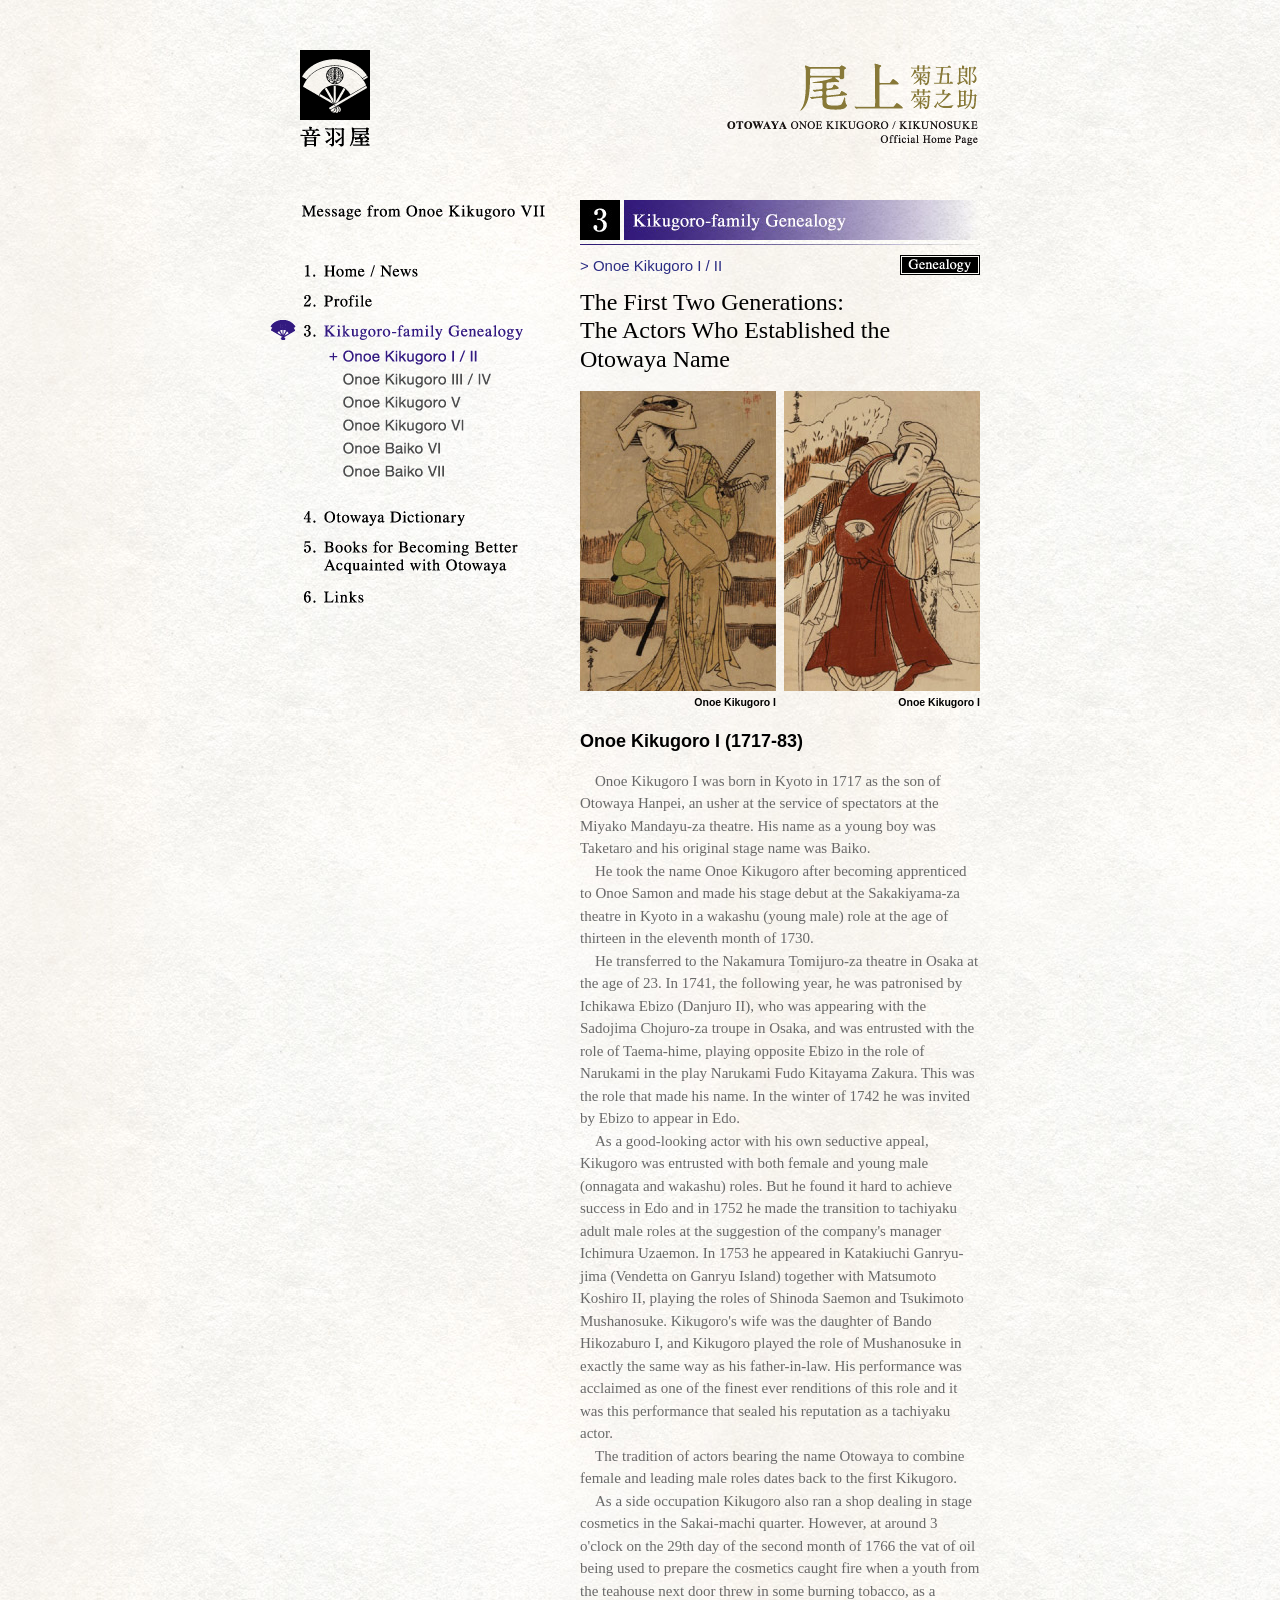
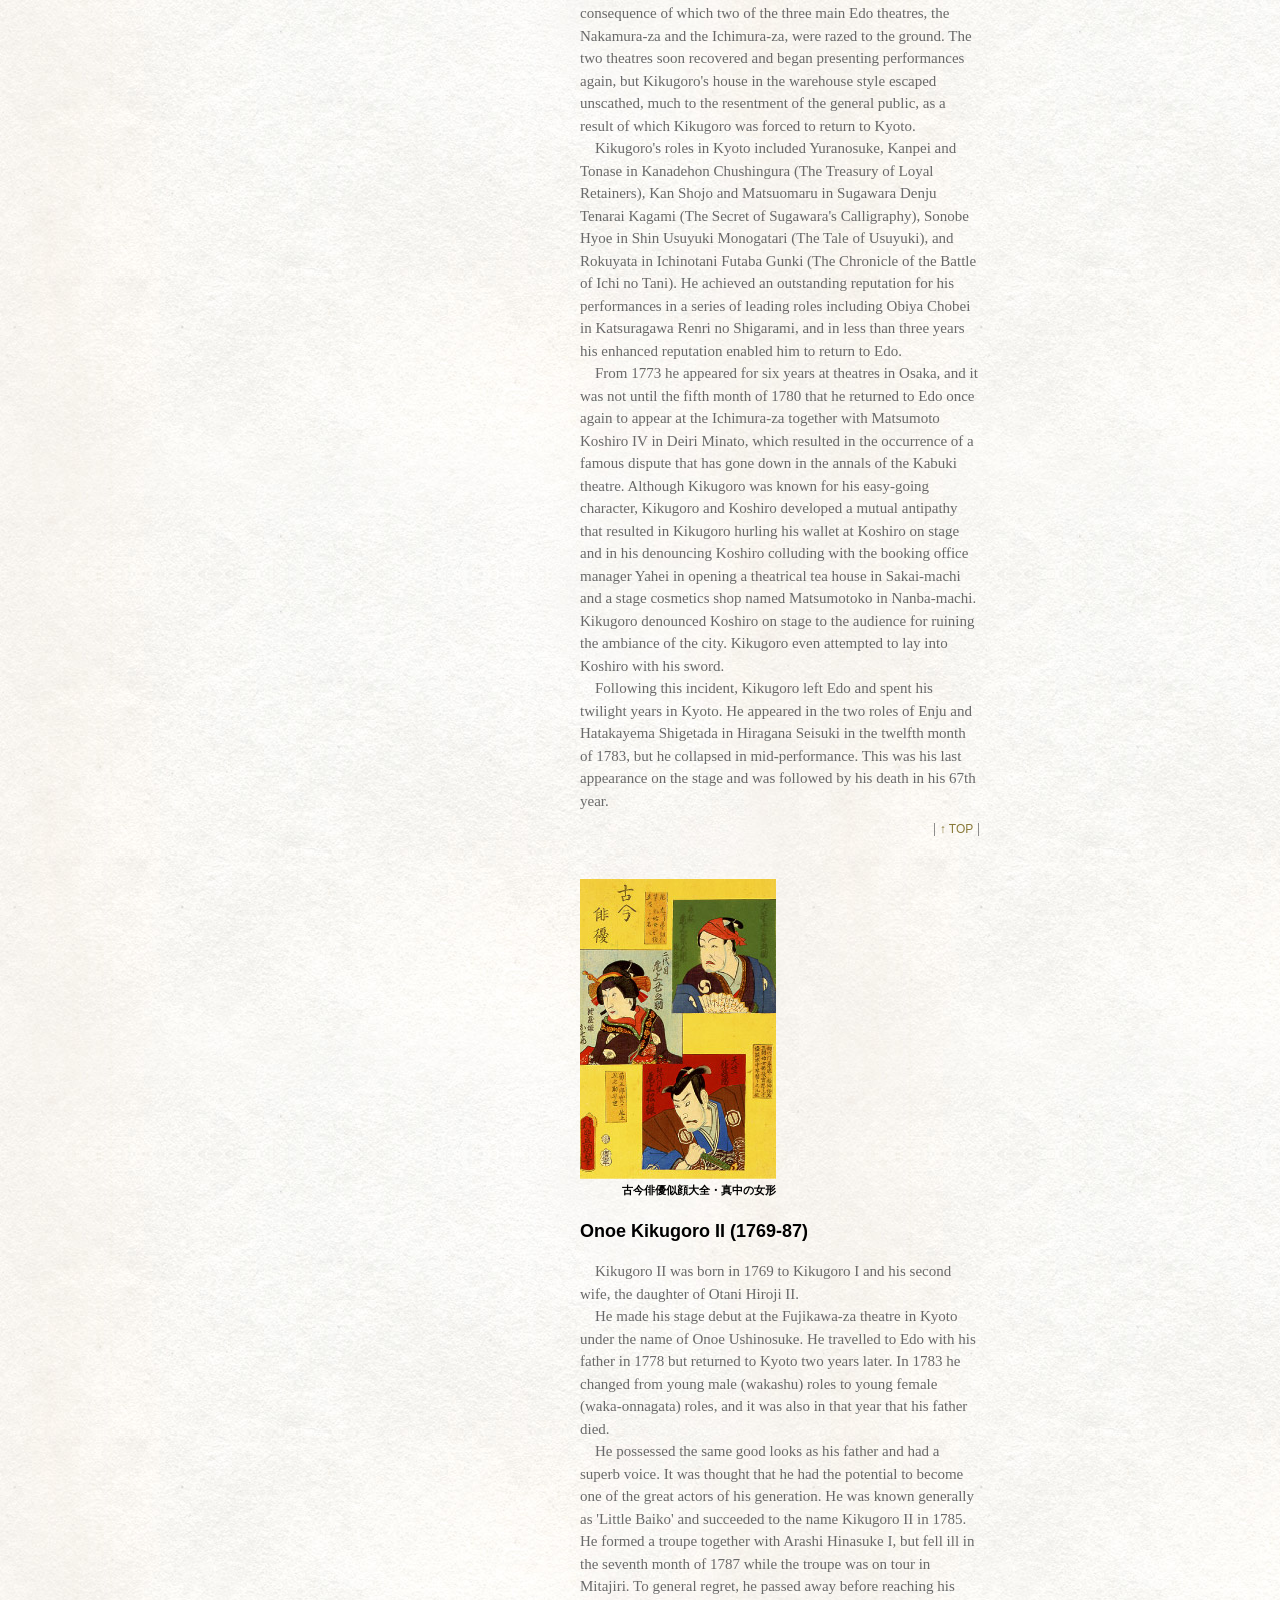
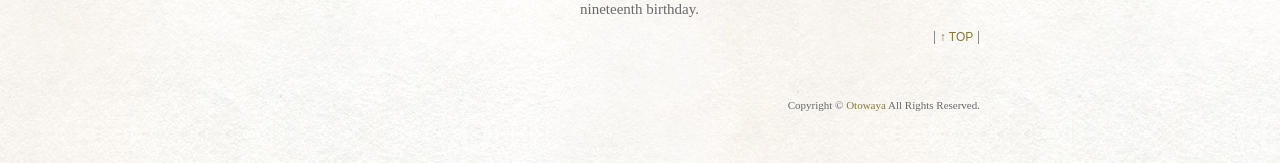
<file: otowaya/en/ancestors/index.html>
<!DOCTYPE html PUBLIC "-//W3C//DTD XHTML 1.0 Transitional//EN" "http://www.w3.org/TR/xhtml1/DTD/xhtml1-transitional.dtd">
<html xml:lang="en" lang="en" xmlns="http://www.w3.org/1999/xhtml">
<head>
	<meta http-equiv="Content-Type" content="text/html; charset=utf-8" />
	<meta http-equiv="Content-Script-Type" content="text/javascript" />
	<meta http-equiv="Content-Style-Type" content="text/css" />

<title>Kikugoro-family Genealogy | OTOWAYA</title>
<link rel="stylesheet" type="text/css" href="../css/common.css" media="screen" />
<link rel="stylesheet" type="text/css" href="../css/print.css" media="print" />
<script type="text/javascript" src="../js/popup.js"></script>
<script type="text/javascript" src="../js/pagetop.js"></script>
<script language="JavaScript">
<!--
self.name="MainWindow";
-->
</script><link rel="shortcut icon" href="/favicon.ico" />
	
</head>

<a name="page-top" id="page-top"></a>
<body>
<div id="container">
<div id="container_inside">

<div id="head" class="clearfix">
<a href="/en/news/"><img src="../images/logo.gif" alt="Otowaya logo" class="floatleft" /></a>
<h1><a href="/en/news/"><span class="alt">OTOWAYA Onoe Kikugoro / Kikunosuke Official Home page</span></a></h1>

</div>

<div class="clearfix">
<div id="menu_common" class="menu04">
<strong class="alt">Navigation Menu</strong>
<ul>
<li class="hello"><a href="/en/hello/"><span class="alt">Message From Onoe Kikugoro VII</span></a></li>
<li class="news"><a href="/en/news/"><span class="alt">Home / News</span></a></li>
<li class="profile"><a href="/en/profile/"><span class="alt">Profile</span></a></li>
<li class="ancestors"><a href="/en/ancestors/"><span class="alt">Kikugoro-family Genealogy</span></a></li>
	<p class="a01_on">
	<span class="a01"><a href="index.html"><span class="alt">Onoe Kikugoro I / II</span></a><span class="alt">&nbsp;|&nbsp;</span></span>
	<span class="a02"><a href="a02.html"><span class="alt">Onoe Kikugoro III / IV</span></a><span class="alt">&nbsp;|&nbsp;</span></span>
	<span class="a03"><a href="a03.html"><span class="alt">Onoe Kikugoro V</span></a><span class="alt">&nbsp;|&nbsp;</span></span>
	<span class="a04"><a href="a04.html"><span class="alt">Onoe Kikugoro VI</span></a><span class="alt">&nbsp;|&nbsp;</span></span>
	<span class="a05"><a href="a05.html"><span class="alt">Onoe Baiko VI</span></a><span class="alt">&nbsp;|&nbsp;</span></span>
	<span class="a06"><a href="a06.html"><span class="alt">Onoe Baiko VII</span></a><span class="alt">&nbsp;|&nbsp;</span></span>
	</p>
</li>
<li class="dictionary"><a href="/en/dictionary/"><span class="alt">Otowaya Dictionary</span></a></li>
<li class="books"><a href="/en/books/"><span class="alt">Books for Becoming Better Acquainted with Otowaya</span></a></li>
<li class="links"><a href="/en/links/"><span class="alt">Links</span></a></li>
</ul>
</div>

<div class="contentsframe">
<hr class="alt" />
<div id="ancestors">
<h2><span class="alt">Kikugoro-family Genealogy</span></h2>
<p class="path">
<span id="pedigree">
<a target="window_name" onClick="disp('ped_a01.html')">
<img src="../images/pedigree.gif" alt="Genealogy" onmouseover="this.src='../images/pedigree_on.gif'" onmouseout="this.src='../images/pedigree.gif'" />
</a></span>
&gt;&nbsp;Onoe Kikugoro I / II</p>

<div id="ancestors_detail">
<h3>The First Two Generations: <br />
The Actors Who Established the Otowaya Name</h3>

<div class="picblock clearfix">
<div class="picL">
<img src="../images/a01_01.jpg" alt="Onoe Kikugoro I image" class="pic" />
<span class="ancestors_caption">Onoe Kikugoro I</span></div>
<div class="picR">
<img src="../images/a01_02.jpg" alt="Onoe Kikugoro I image" class="pic" />
<span class="ancestors_caption">Onoe Kikugoro I</span></div>
</div>

<h4>Onoe Kikugoro I (1717-83)</h4>
<p>Onoe Kikugoro I was born in Kyoto in 1717 as the son of Otowaya Hanpei, an usher at the service of spectators at the Miyako Mandayu-za theatre. His name as a young boy was Taketaro and his original stage name was Baiko.</p>
<p>He took the name Onoe Kikugoro after becoming apprenticed to Onoe Samon and made his stage debut at the Sakakiyama-za theatre in Kyoto in a wakashu (young male) role at the age of thirteen in the eleventh month of 1730.</p>
<p>He transferred to the Nakamura Tomijuro-za theatre in Osaka at the age of 23. In 1741, the following year, he was patronised by Ichikawa Ebizo (Danjuro II), who was appearing with the Sadojima Chojuro-za troupe in Osaka, and was entrusted with the role of Taema-hime, playing opposite Ebizo in the role of Narukami in the play Narukami Fudo Kitayama Zakura. This was the role that made his name. In the winter of 1742 he was invited by Ebizo to appear in Edo.</p>
<p>As a good-looking actor with his own seductive appeal, Kikugoro was entrusted with both female and young male (onnagata and wakashu) roles. But he found it hard to achieve success in Edo and in 1752 he made the transition to tachiyaku adult male roles at the suggestion of the company's manager Ichimura Uzaemon. In 1753 he appeared in Katakiuchi Ganryu-jima (Vendetta on Ganryu Island) together with Matsumoto Koshiro II, playing the roles of Shinoda Saemon and Tsukimoto Mushanosuke. Kikugoro's wife was the daughter of Bando Hikozaburo I, and Kikugoro played the role of Mushanosuke in exactly the same way as his father-in-law. His performance was acclaimed as one of the finest ever renditions of this role and it was this performance that sealed his reputation as a tachiyaku actor.</p>
<p>The tradition of actors bearing the name Otowaya to combine female and leading male roles dates back to the first Kikugoro.</p>
<p>As a side occupation Kikugoro also ran a shop dealing in stage cosmetics in the Sakai-machi quarter. However, at around 3 o'clock on the 29th day of the second month of 1766 the vat of oil being used to prepare the cosmetics caught fire when a youth from the teahouse next door threw in some burning tobacco, as a consequence of which two of the three main Edo theatres, the Nakamura-za and the Ichimura-za, were razed to the ground. The two theatres soon recovered and began presenting performances again, but Kikugoro's house in the warehouse style escaped unscathed, much to the resentment of the general public, as a result of which Kikugoro was forced to return to Kyoto. </p>
<p>Kikugoro's roles in Kyoto included Yuranosuke, Kanpei and Tonase in Kanadehon Chushingura (The Treasury of Loyal Retainers), Kan Shojo and Matsuomaru in Sugawara Denju Tenarai Kagami (The Secret of Sugawara's Calligraphy), Sonobe Hyoe in Shin Usuyuki Monogatari (The Tale of Usuyuki), and Rokuyata in Ichinotani Futaba Gunki (The Chronicle of the Battle of Ichi no Tani). He achieved an outstanding reputation for his performances in a series of leading roles including Obiya Chobei in Katsuragawa Renri no Shigarami, and in less than three years his enhanced reputation enabled him to return to Edo.</p>
<p>From 1773 he appeared for six years at theatres in Osaka, and it was not until the fifth month of 1780 that he returned to Edo once again to appear at the Ichimura-za together with Matsumoto Koshiro IV in Deiri Minato, which resulted in the occurrence of a famous dispute that has gone down in the annals of the Kabuki theatre. Although Kikugoro was known for his easy-going character, Kikugoro and Koshiro developed a mutual antipathy that resulted in Kikugoro hurling his wallet at Koshiro on stage and in his denouncing Koshiro colluding with the booking office manager Yahei in opening a theatrical tea house in Sakai-machi and a stage cosmetics shop named Matsumotoko in Nanba-machi. Kikugoro denounced Koshiro on stage to the audience for ruining the ambiance of the city. Kikugoro even attempted to lay into Koshiro with his sword.</p>
<p>Following this incident, Kikugoro left Edo and spent his twilight years in Kyoto. He appeared in the two roles of Enju and Hatakayema Shigetada in Hiragana Seisuki in the twelfth month of 1783, but he collapsed in mid-performance. This was his last appearance on the stage and was followed by his death in his 67th year.</p>
<div class="pagetop">
<p>|&nbsp;<a onclick="mizScrollApp('page-top'); return false;" href="#page-top">&uarr;&nbsp;TOP</a>&nbsp;|</p>
</div>

<br />

<div class="picblock clearfix">
<div class="picL">
<img src="../images/a01_03.jpg" alt="Onoe Kikugoro II image" class="pic" />
<span class="ancestors_caption">古今俳優似顔大全・真中の女形</span></div>
</div>

<h4>Onoe Kikugoro II (1769-87)</h4>
<p>Kikugoro II was born in 1769 to Kikugoro I and his second wife, the daughter of Otani Hiroji II.</p>
<p>He made his stage debut at the Fujikawa-za theatre in Kyoto under the name of Onoe Ushinosuke. He travelled to Edo with his father in 1778 but returned to Kyoto two years later. In 1783 he changed from young male (wakashu) roles to young female (waka-onnagata) roles, and it was also in that year that his father died.</p>
<p>He possessed the same good looks as his father and had a superb voice. It was thought that he had the potential to become one of the great actors of his generation. He was known generally as 'Little Baiko' and succeeded to the name Kikugoro II in 1785. He formed a troupe together with Arashi Hinasuke I, but fell ill in the seventh month of 1787 while the troupe was on tour in Mitajiri. To general regret, he passed away before reaching his nineteenth birthday.</p>
<div class="pagetop">
<p>|&nbsp;<a onclick="mizScrollApp('page-top'); return false;" href="#page-top">&uarr;&nbsp;TOP</a>&nbsp;|</p>
</div>


</div>
</div>
</div>
</div>

<!--footer -->
<div class="copyright">
<hr class="alt" />
<p>Copyright &copy; <a href="/">Otowaya</a> All Rights Reserved.</p>
</div>
</div>
<!--/footer -->
</div>
</body>
</html>
</file>
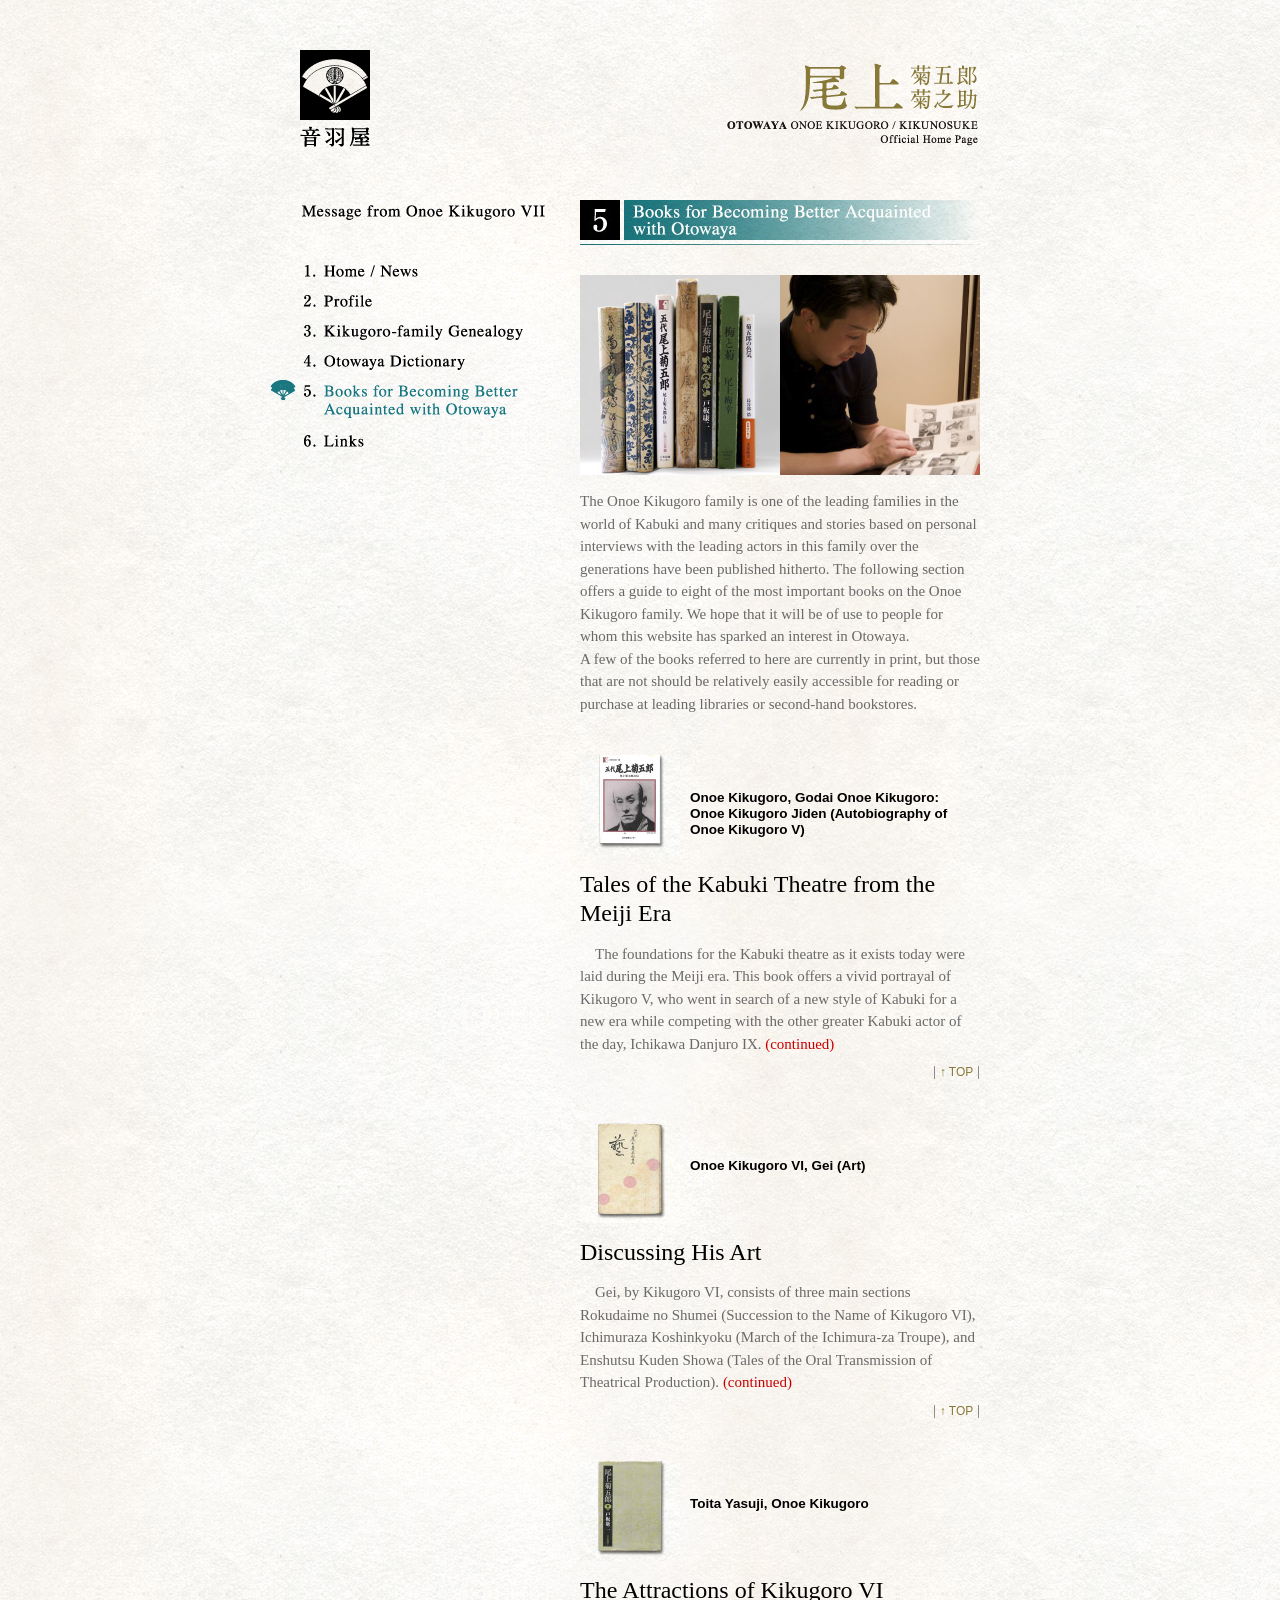
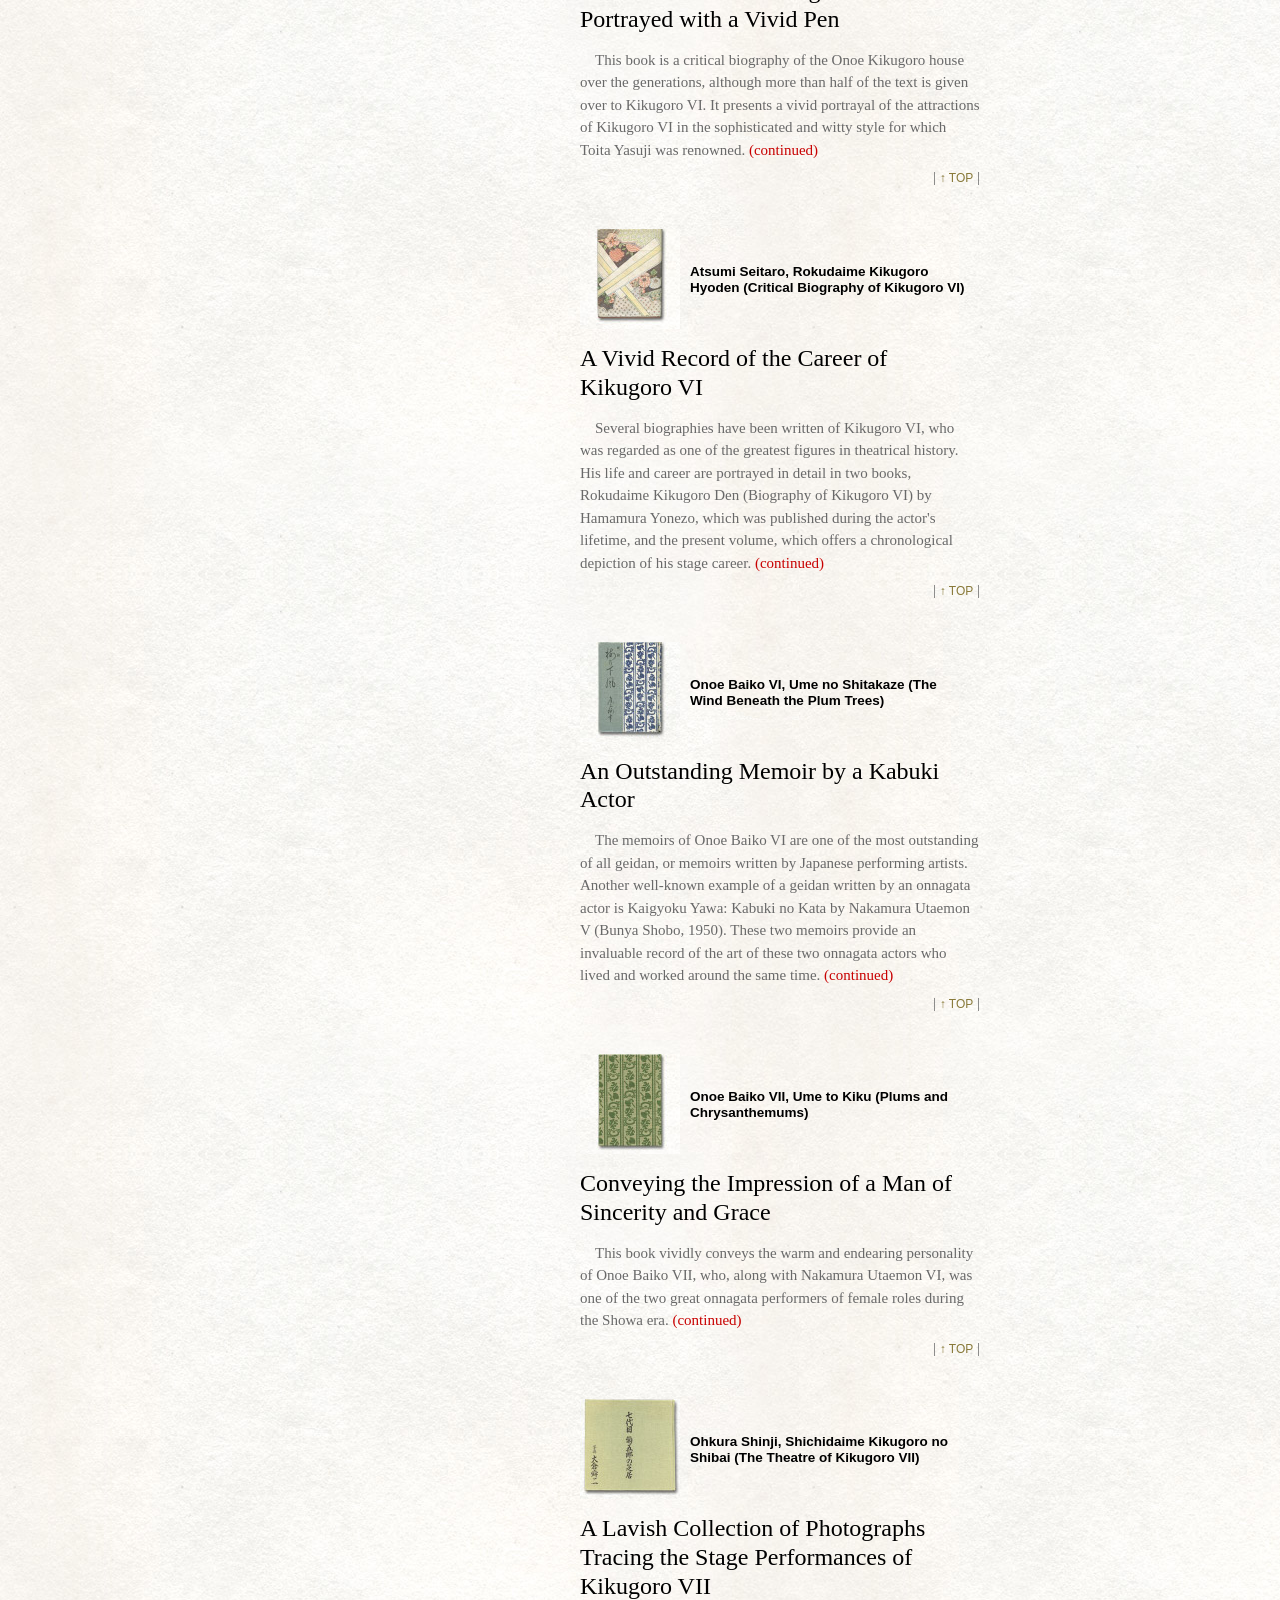
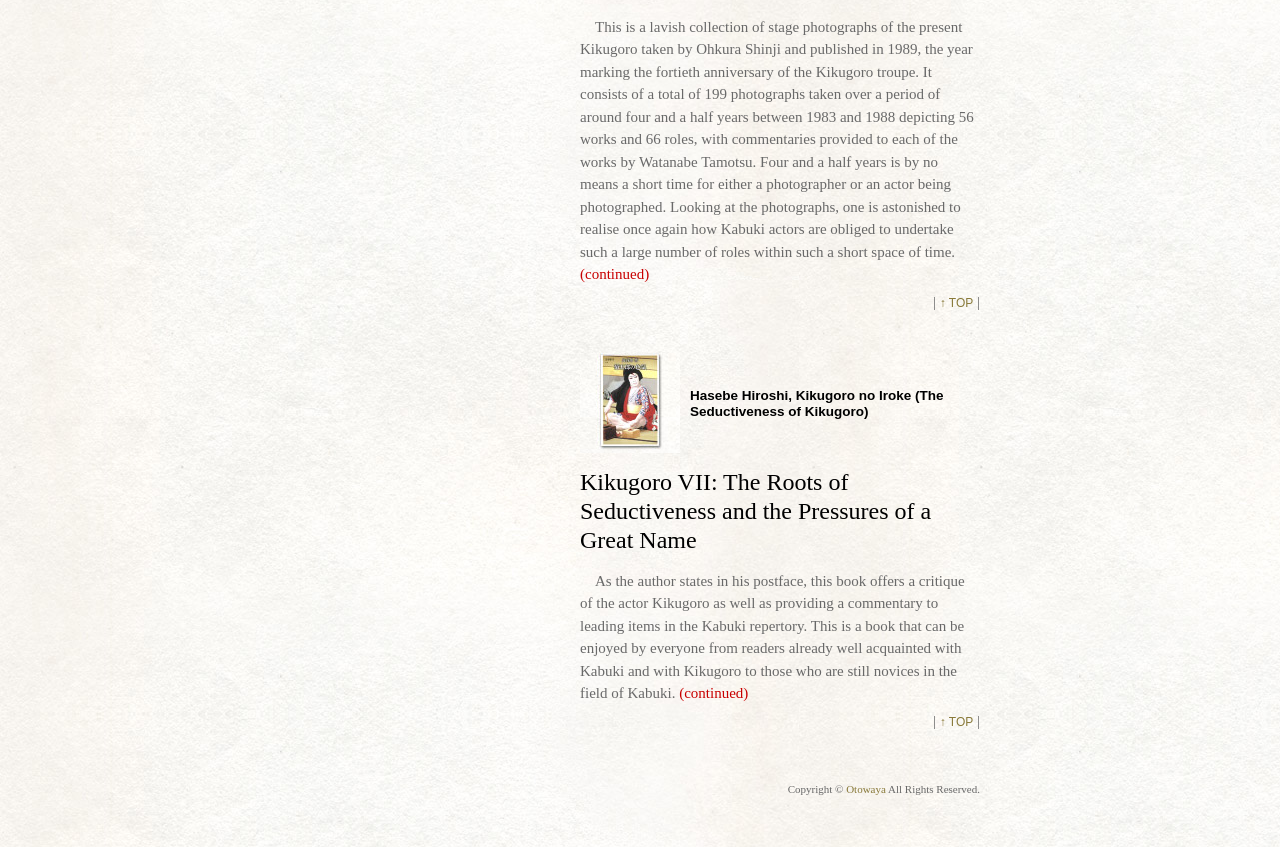
<file: otowaya/en/books/index.html>
<!DOCTYPE html PUBLIC "-//W3C//DTD XHTML 1.0 Transitional//EN" "http://www.w3.org/TR/xhtml1/DTD/xhtml1-transitional.dtd">
<html xml:lang="en" lang="en" xmlns="http://www.w3.org/1999/xhtml">
<head>
<meta http-equiv="Content-Type" content="text/html; charset=utf-8" />
	<meta http-equiv="Content-Script-Type" content="text/javascript" />
	<meta http-equiv="Content-Style-Type" content="text/css" />

<title>Books for Becoming Better Acquainted with Otowaya | OTOWAYA</title>
<link rel="stylesheet" type="text/css" href="../css/common.css" media="screen" />
<link rel="stylesheet" type="text/css" href="../css/print.css" media="print" />
<script type="text/javascript" src="../js/pagetop.js"></script>
<link rel="shortcut icon" href="/favicon.ico" />
	
</head>

<a name="page-top" id="page-top"></a>
<body>
<div id="container">
<div id="container_inside">

<div id="head" class="clearfix">
<a href="/otowaya/en/news/"><img src="../images/logo.gif" alt="Otowaya logo" class="floatleft" /></a>
<h1><a href="/otowaya/en/news/"><span class="alt">OTOWAYA Onoe Kikugoro / Kikunosuke Official Home page</span></a></h1>

</div>

<div class="clearfix">
<div id="menu_common" class="menu06">
<strong class="alt">Navigation Menu</strong>
<ul>
<li class="hello"><a href="/otowaya/en/hello/"><span class="alt">Message From Onoe Kikugoro VII</span></a></li>
<li class="news"><a href="/otowaya/en/news/"><span class="alt">Home / News</span></a></li>
<li class="profile"><a href="/otowaya/en/profile/"><span class="alt">Profile</span></a></li>
<li class="ancestors"><a href="/otowaya/en/ancestors/"><span class="alt">Kikugoro-family Genealogy</span></a></li>
<li class="dictionary"><a href="/otowaya/en/dictionary/"><span class="alt">Otowaya Dictionary</span></a></li>
<li class="books"><a href="/otowaya/en/books/"><span class="alt">Books for Becoming Better Acquainted with Otowaya</span></a></li>
<li class="links"><a href="/otowaya/en/links/"><span class="alt">Links</span></a></li>
</ul>
</div>

<div class="contentsframe">
<hr class="alt" />
<div id="books">

<h2><span class="alt">Books for Becoming Better Acquainted with Otowaya</span></h2>
<img src="../images/bmain.jpg" alt="Books image" class="mainimg" />
<p>The Onoe Kikugoro family is one of the leading families in the world of Kabuki and many critiques and stories based on personal interviews with the leading actors in this family over the generations have been published hitherto. The following section offers a guide to eight of the most important books on the Onoe Kikugoro family. We hope that it will be of use to people for whom this website has sparked an interest in Otowaya.</p>
<p>A few of the books referred to here are currently in print, but those that are not should be relatively easily accessible for reading or purchase at leading libraries or second-hand bookstores.</p>

<div id="book_index">
<!--Book01 -->
<div class="thumtitle clearfix">
<a href="b01.html"><img src="../images/bthum01.jpg" alt="Book thumbnail" /></a>
<h3>Onoe Kikugoro, Godai Onoe Kikugoro: Onoe Kikugoro Jiden (Autobiography of Onoe Kikugoro V)</h3>
</div>
<h4>Tales of the Kabuki Theatre from the Meiji Era</h4>
<p>The foundations for the Kabuki theatre as it exists today were laid during the Meiji era. This book offers a vivid portrayal of Kikugoro V, who went in search of a new style of Kabuki for a new era while competing with the other greater Kabuki actor of the day, Ichikawa Danjuro IX. <a href="b01.html" class="continue">(continued)</a></p>
<div class="pagetop">
<p>|&nbsp;<a onclick="mizScrollApp('page-top'); return false;" href="#page-top">&uarr;&nbsp;TOP</a>&nbsp;|</p>
</div>

<!--Book02 -->
<div class="thumtitle clearfix">
<a href="b02.html"><img src="../images/bthum02.jpg" alt="Book thumbnail" /></a>
<h3>Onoe Kikugoro VI, Gei (Art)</h3>
</div>
<h4>Discussing His Art</h4>
<p>Gei, by Kikugoro VI, consists of three main sections Rokudaime no Shumei (Succession to the Name of Kikugoro VI), Ichimuraza Koshinkyoku (March of the Ichimura-za Troupe), and Enshutsu Kuden Showa (Tales of the Oral Transmission of Theatrical Production). <a href="b02.html" class="continue">(continued)</a></p>
<div class="pagetop">
<p>|&nbsp;<a onclick="mizScrollApp('page-top'); return false;" href="#page-top">&uarr;&nbsp;TOP</a>&nbsp;|</p>
</div>

<!--Book03 -->
<div class="thumtitle clearfix">
<a href="b03.html"><img src="../images/bthum03.jpg" alt="Book thumbnail" /></a>
<h3>Toita Yasuji, Onoe Kikugoro</h3>
</div>
<h4>The Attractions of Kikugoro VI Portrayed with a Vivid Pen</h4>
<p>This book is a critical biography of the Onoe Kikugoro house over the generations, although more than half of the text is given over to Kikugoro VI. It presents a vivid portrayal of the attractions of Kikugoro VI in the sophisticated and witty style for which Toita Yasuji was renowned. <a href="b03.html" class="continue">(continued)</a></p>
<div class="pagetop">
<p>|&nbsp;<a onclick="mizScrollApp('page-top'); return false;" href="#page-top">&uarr;&nbsp;TOP</a>&nbsp;|</p>
</div>

<!--Book04 -->
<div class="thumtitle clearfix">
<a href="b04.html"><img src="../images/bthum04.jpg" alt="Book thumbnail" /></a>
<h3>Atsumi Seitaro, Rokudaime Kikugoro Hyoden (Critical Biography of Kikugoro VI)</h3>
</div>
<h4>A Vivid Record of the Career of Kikugoro VI</h4>
<p>Several biographies have been written of Kikugoro VI, who was regarded as one of the greatest figures in theatrical history. His life and career are portrayed in detail in two books, Rokudaime Kikugoro Den (Biography of Kikugoro VI) by Hamamura Yonezo, which was published during the actor's lifetime, and the present volume, which offers a chronological depiction of his stage career. <a href="b04.html" class="continue">(continued)</a></p>
<div class="pagetop">
<p>|&nbsp;<a onclick="mizScrollApp('page-top'); return false;" href="#page-top">&uarr;&nbsp;TOP</a>&nbsp;|</p>
</div>

<!--Book05 -->
<div class="thumtitle clearfix">
<a href="b05.html"><img src="../images/bthum05.jpg" alt="Book thumbnail" /></a>
<h3>Onoe Baiko VI, Ume no Shitakaze (The Wind Beneath the Plum Trees)</h3>
</div>
<h4>An Outstanding Memoir by a Kabuki Actor</h4>
<p>The memoirs of Onoe Baiko VI are one of the most outstanding of all geidan, or memoirs written by Japanese performing artists. Another well-known example of a geidan written by an onnagata actor is Kaigyoku Yawa: Kabuki no Kata by Nakamura Utaemon V (Bunya Shobo, 1950). These two memoirs provide an invaluable record of the art of these two onnagata actors who lived and worked around the same time. <a href="b05.html" class="continue">(continued)</a></p>
<div class="pagetop">
<p>|&nbsp;<a onclick="mizScrollApp('page-top'); return false;" href="#page-top">&uarr;&nbsp;TOP</a>&nbsp;|</p>
</div>

<!--Book06 -->
<div class="thumtitle clearfix">
<a href="b06.html"><img src="../images/bthum06.jpg" alt="Book thumbnail" /></a>
<h3>Onoe Baiko VII, Ume to Kiku (Plums and Chrysanthemums)<br />
</h3>
</div>
<h4>Conveying the Impression of a Man of Sincerity and Grace</h4>
<p>This book vividly conveys the warm and endearing personality of Onoe Baiko VII, who, along with Nakamura Utaemon VI, was one of the two great onnagata performers of female roles during the Showa era. <a href="b06.html" class="continue">(continued)</a></p>
<div class="pagetop">
<p>|&nbsp;<a onclick="mizScrollApp('page-top'); return false;" href="#page-top">&uarr;&nbsp;TOP</a>&nbsp;|</p>
</div>

<!--Book07 -->
<div class="thumtitle clearfix">
<a href="b07.html"><img src="../images/bthum07.jpg" alt="Book thumbnail" /></a>
<h3>Ohkura Shinji, Shichidaime Kikugoro no Shibai (The Theatre of Kikugoro VII)</h3>
</div>
<h4>A Lavish Collection of Photographs Tracing the Stage Performances of Kikugoro VII</h4>
<p>This is a lavish collection of stage photographs of the present Kikugoro taken by Ohkura Shinji and published in 1989, the year marking the fortieth anniversary of the Kikugoro troupe. It consists of a total of 199 photographs taken over a period of around four and a half years between 1983 and 1988 depicting 56 works and 66 roles, with commentaries provided to each of the works by Watanabe Tamotsu. Four and a half years is by no means a short time for either a photographer or an actor being photographed. Looking at the photographs, one is astonished to realise once again how Kabuki actors are obliged to undertake such a large number of roles within such a short space of time. <a href="b07.html" class="continue">(continued)</a></p>
<div class="pagetop">
<p>|&nbsp;<a onclick="mizScrollApp('page-top'); return false;" href="#page-top">&uarr;&nbsp;TOP</a>&nbsp;|</p>
</div>

<!--Book08 -->
<div class="thumtitle clearfix">
<a href="b08.html"><img src="../images/bthum08.jpg" alt="Book thumbnail" /></a>
<h3>Hasebe Hiroshi, Kikugoro no Iroke (The Seductiveness of Kikugoro)</h3>
</div>
<h4>Kikugoro VII: The Roots of Seductiveness and the Pressures of a Great Name</h4>
<p>As the author states in his postface, this book offers a critique of the actor Kikugoro as well as providing a commentary to leading items in the Kabuki repertory. This is a book that can be enjoyed by everyone from readers already well acquainted with Kabuki and with Kikugoro to those who are still novices in the field of Kabuki. <a href="b08.html" class="continue">(continued)</a></p>
<div class="pagetop">
<p>|&nbsp;<a onclick="mizScrollApp('page-top'); return false;" href="#page-top">&uarr;&nbsp;TOP</a>&nbsp;|</p>
</div>

</div>
</div>
</div>
</div>

<!--footer -->
<div class="copyright">
<hr class="alt" />
<p>Copyright &copy; <a href="/otowaya/">Otowaya</a> All Rights Reserved.</p>
</div>
</div>
<!--/footer -->
</div>
</body>
</html>
</file>
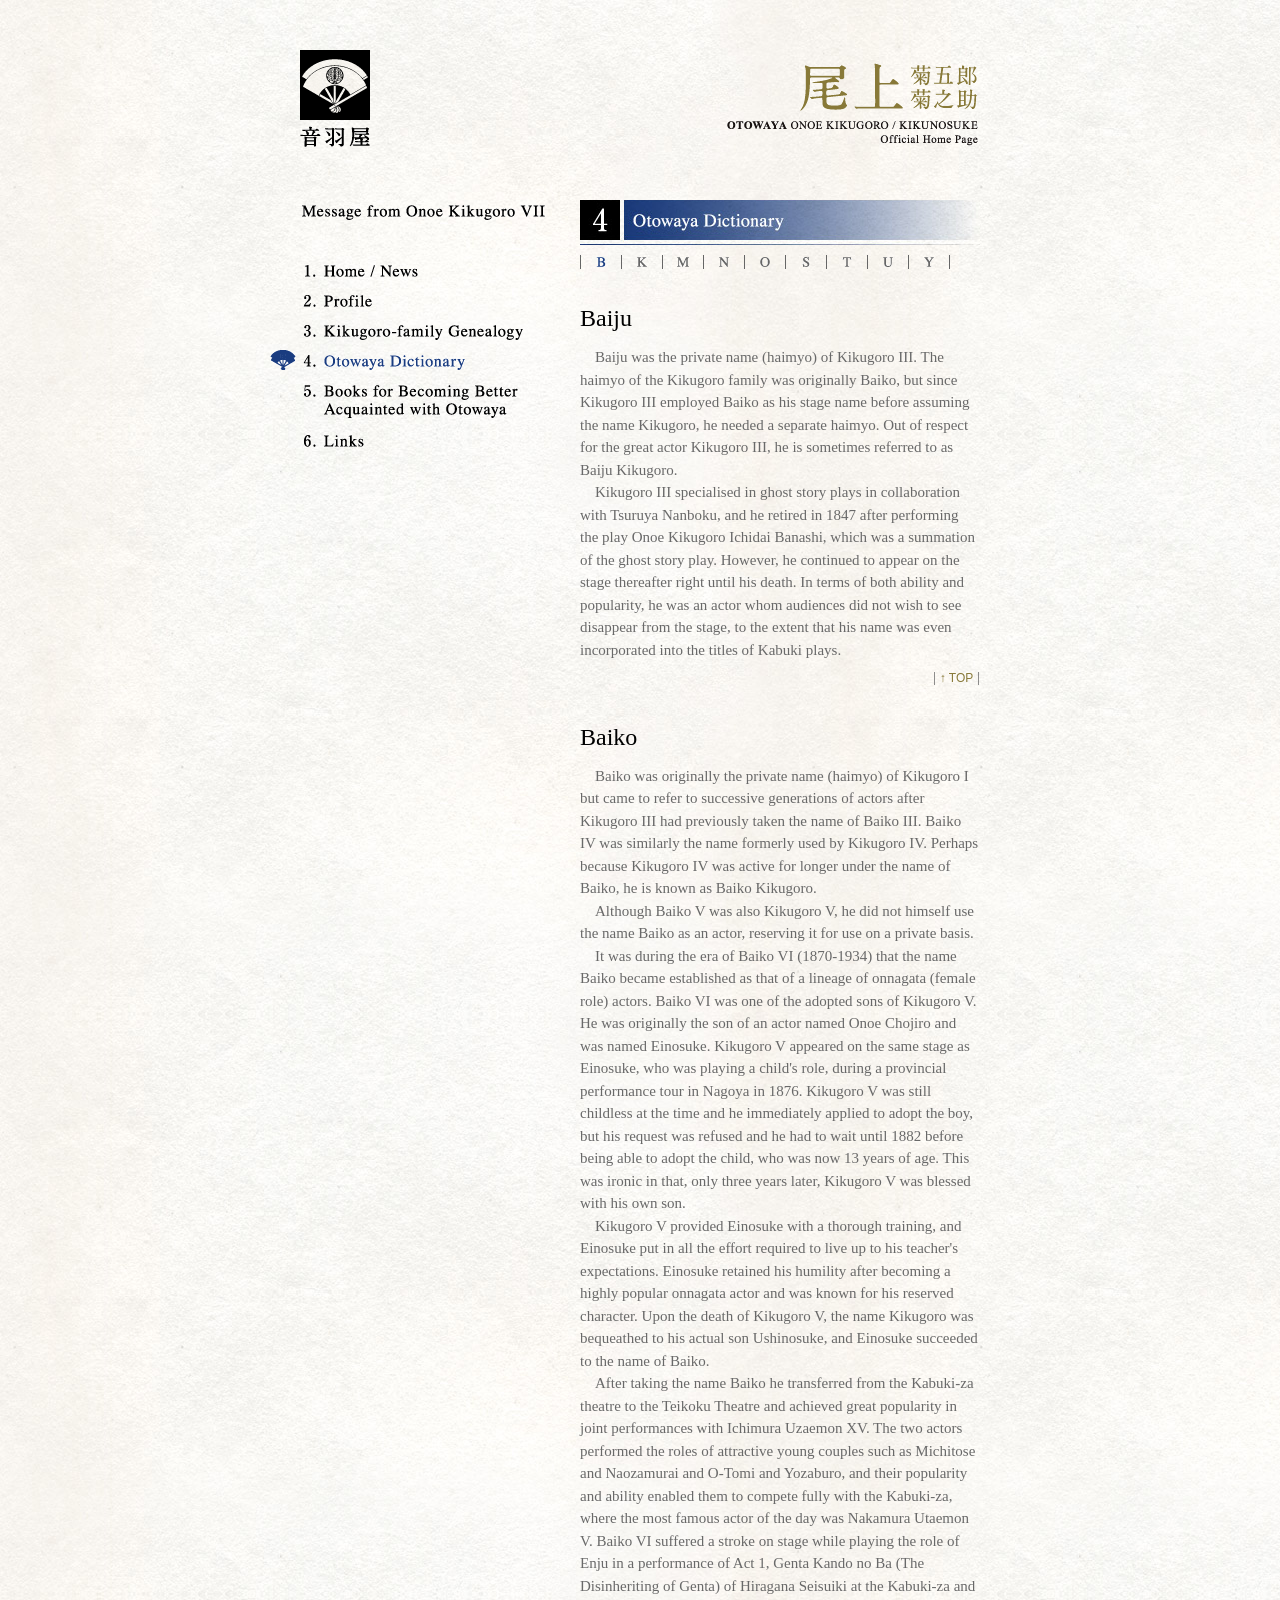
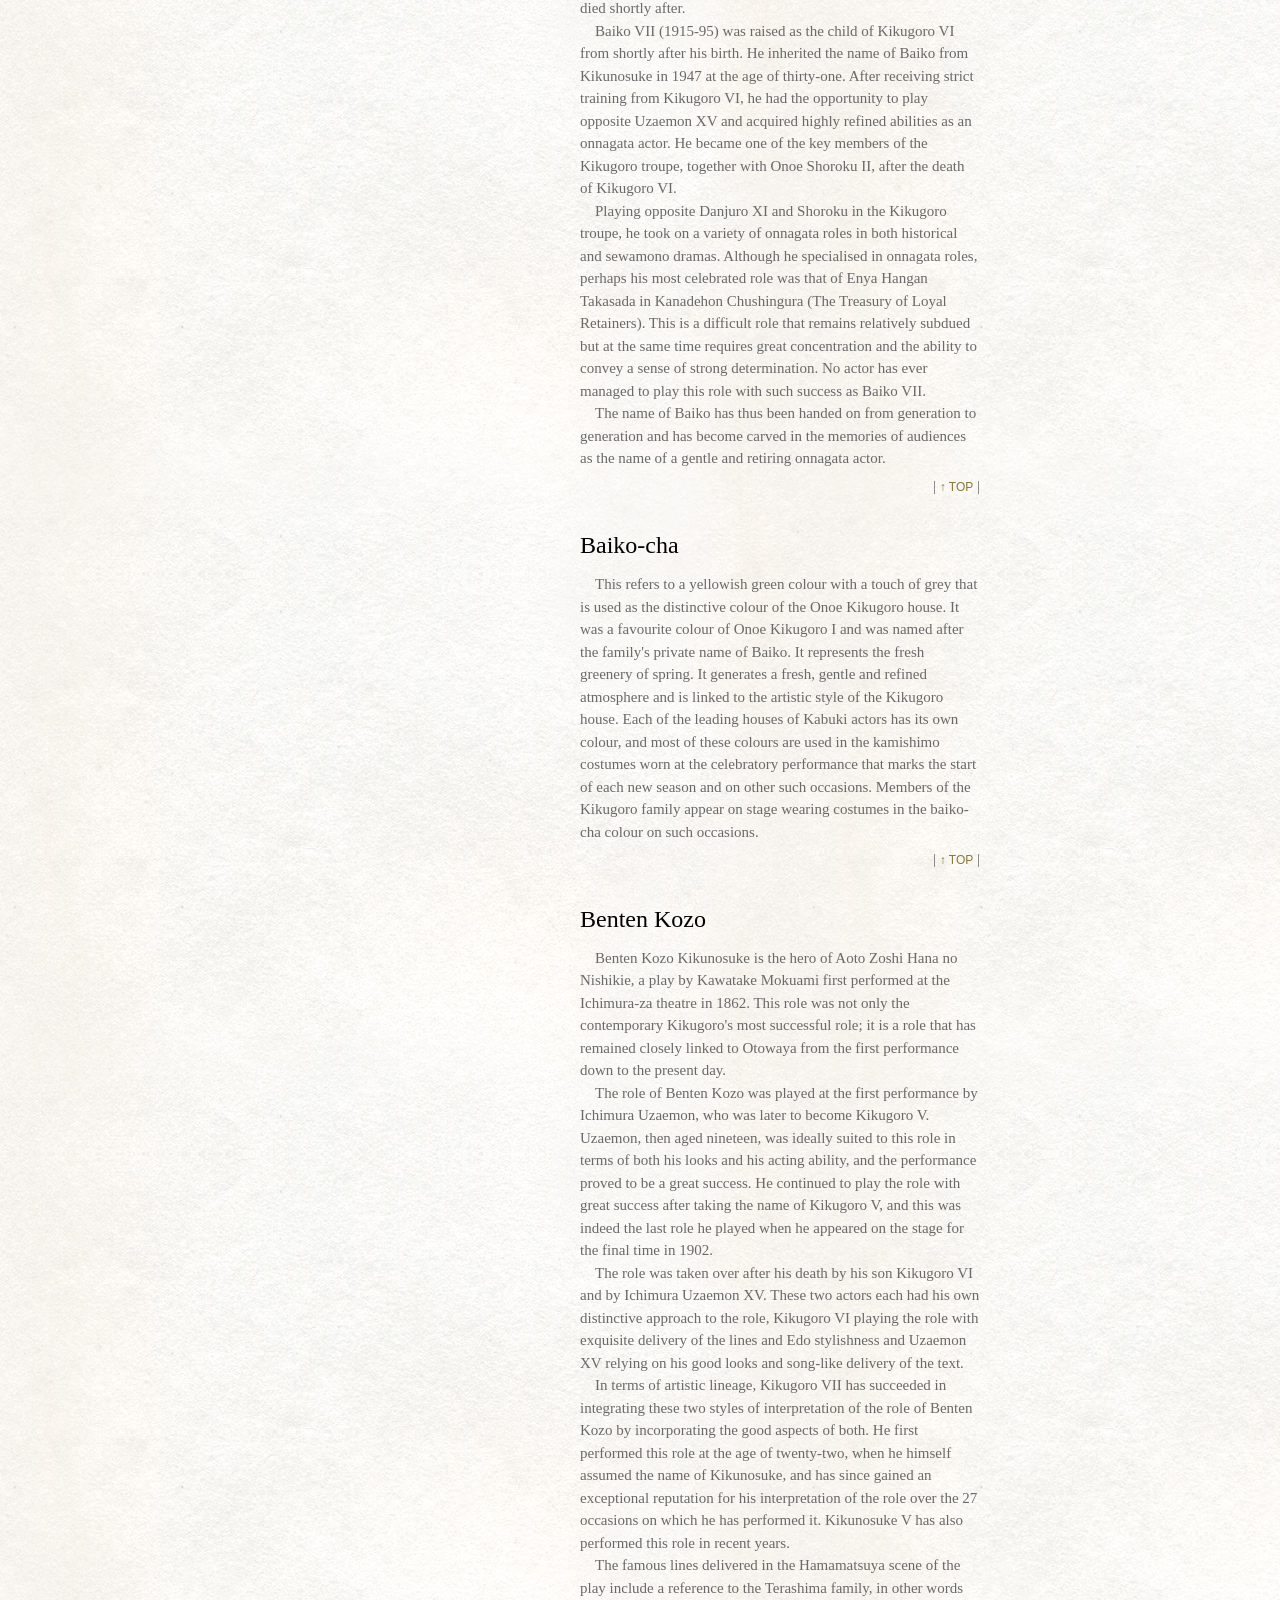
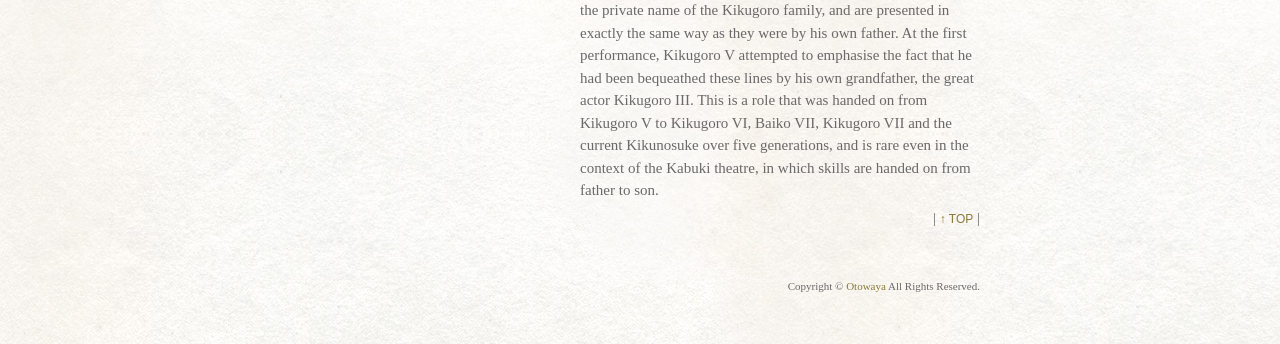
<file: otowaya/en/dictionary/index.html>
<!DOCTYPE html PUBLIC "-//W3C//DTD XHTML 1.0 Transitional//EN" "http://www.w3.org/TR/xhtml1/DTD/xhtml1-transitional.dtd">
<html xml:lang="en" lang="en" xmlns="http://www.w3.org/1999/xhtml">
<head>
<meta http-equiv="Content-Type" content="text/html; charset=utf-8" />
	<meta http-equiv="Content-Script-Type" content="text/javascript" />
	<meta http-equiv="Content-Style-Type" content="text/css" />

<title>Otowaya Dictionary | OTOWAYA</title>
<link rel="stylesheet" type="text/css" href="../css/common.css" media="screen" />
<link rel="stylesheet" type="text/css" href="../css/print.css" media="print" />
<script type="text/javascript" src="../js/pagetop.js"></script>
<script type="text/javascript" src="../js/yetii.js"></script>
<link rel="shortcut icon" href="/favicon.ico" />
	
</head>

<a name="page-top" id="page-top"></a>
<body>
<div id="container">
<div id="container_inside">

<div id="head" class="clearfix">
<a href="/otowaya/en/news/"><img src="../images/logo.gif" alt="Otowaya logo" class="floatleft" /></a>
<h1><a href="/otowaya/en/news/"><span class="alt">OTOWAYA Onoe Kikugoro / Kikunosuke Official Home page</span></a></h1>

</div>

<div class="clearfix">
<div id="menu_common" class="menu05">
<strong class="alt">Navigation Menu</strong>
<ul>
<li class="hello"><a href="/otowaya/en/hello/"><span class="alt">Message From Onoe Kikugoro VII</span></a></li>
<li class="news"><a href="/otowaya/en/news/"><span class="alt">Home / News</span></a></li>
<li class="profile"><a href="/otowaya/en/profile/"><span class="alt">Profile</span></a></li>
<li class="ancestors"><a href="/otowaya/en/ancestors/"><span class="alt">Kikugoro-family Genealogy</span></a></li>
<li class="dictionary"><a href="/otowaya/en/dictionary/"><span class="alt">Otowaya Dictionary</span></a></li>
<li class="books"><a href="/otowaya/en/books/"><span class="alt">Books for Becoming Better Acquainted with Otowaya</span></a></li>
<li class="links"><a href="/otowaya/en/links/"><span class="alt">Links</span></a></li>
</ul>
</div>

<div class="contentsframe">
<hr class="alt" />
<div id="dictionary">
<h2><span class="alt">Otowaya Dictionary</span></h2>


<div id="tab-container-1">
<div id="tab-container-1-nav">
<ul>
<li class="d01 activeli"><a href="#d01" class="active"><span class="alt">B</span></a></li>
<li class="d02"><a href="#d02"><span class="alt">K</span></a></li>
<li class="d03"><a href="#d03"><span class="alt">M</span></a></li>
<li class="d04"><a href="#d04"><span class="alt">N</span></a></li>
<li class="d05"><a href="#d05"><span class="alt">O</span></a></li>
<li class="d06"><a href="#d06"><span class="alt">S</span></a></li>
<li class="d07"><a href="#d07"><span class="alt">T</span></a></li>
<li class="d08"><a href="#d08"><span class="alt">U</span></a></li>
<li class="d09"><a href="#d08"><span class="alt">Y</span></a></li>
</ul>
</div>

<!--B -->
<div class="tab" id="d01">
<hr class="alt" />
<p class="alt">B</p>
<h3>Baiju</h3>
<p>Baiju was the private name (haimyo) of Kikugoro III. The haimyo of the Kikugoro family was originally Baiko, but since Kikugoro III employed Baiko as his stage name before assuming the name Kikugoro, he needed a separate haimyo. Out of respect for the great actor Kikugoro III, he is sometimes referred to as Baiju Kikugoro.</p>
<p>Kikugoro III specialised in ghost story plays in collaboration with Tsuruya Nanboku, and he retired in 1847 after performing the play Onoe Kikugoro Ichidai Banashi, which was a summation of the ghost story play. However, he continued to appear on the stage thereafter right until his death. In terms of both ability and popularity, he was an actor whom audiences did not wish to see disappear from the stage, to the extent that his name was even incorporated into the titles of Kabuki plays.</p>
<div class="pagetop">
<p>|&nbsp;<a onclick="mizScrollApp('page-top'); return false;" href="#page-top">&uarr;&nbsp;TOP</a>&nbsp;|</p>
</div>

<h3>Baiko</h3>
<p>Baiko was originally the private name (haimyo) of Kikugoro I but came to refer to successive generations of actors after Kikugoro III had previously taken the name of Baiko III. Baiko IV was similarly the name formerly used by Kikugoro IV. Perhaps because Kikugoro IV was active for longer under the name of Baiko, he is known as Baiko Kikugoro.</p>
<p>Although Baiko V was also Kikugoro V, he did not himself use the name Baiko as an actor, reserving it for use on a private basis.</p>
<p>It was during the era of Baiko VI (1870-1934) that the name Baiko became established as that of a lineage of onnagata (female role) actors. Baiko VI was one of the adopted sons of Kikugoro V. He was originally the son of an actor named Onoe Chojiro and was named Einosuke. Kikugoro V appeared on the same stage as Einosuke, who was playing a child's role, during a provincial performance tour in Nagoya in 1876. Kikugoro V was still childless at the time and he immediately applied to adopt the boy, but his request was refused and he had to wait until 1882 before being able to adopt the child, who was now 13 years of age. This was ironic in that, only three years later, Kikugoro V was blessed with his own son.</p>
<p>Kikugoro V provided Einosuke with a thorough training, and Einosuke put in all the effort required to live up to his teacher's expectations. Einosuke retained his humility after becoming a highly popular onnagata actor and was known for his reserved character. Upon the death of Kikugoro V, the name Kikugoro was bequeathed to his actual son Ushinosuke, and Einosuke succeeded to the name of Baiko.</p>
<p>After taking the name Baiko he transferred from the Kabuki-za theatre to the Teikoku Theatre and achieved great popularity in joint performances with Ichimura Uzaemon XV. The two actors performed the roles of attractive young couples such as Michitose and Naozamurai and O-Tomi and Yozaburo, and their popularity and ability enabled them to compete fully with the Kabuki-za, where the most famous actor of the day was Nakamura Utaemon V. Baiko VI suffered a stroke on stage while playing the role of Enju in a performance of Act 1, Genta Kando no Ba (The Disinheriting of Genta) of Hiragana Seisuiki at the Kabuki-za and died shortly after.</p>
<p>Baiko VII (1915-95) was raised as the child of Kikugoro VI from shortly after his birth. He inherited the name of Baiko from Kikunosuke in 1947 at the age of thirty-one. After receiving strict training from Kikugoro VI, he had the opportunity to play opposite Uzaemon XV and acquired highly refined abilities as an onnagata actor. He became one of the key members of the Kikugoro troupe, together with Onoe Shoroku II, after the death of Kikugoro VI.</p>
<p>Playing opposite Danjuro XI and Shoroku in the Kikugoro troupe, he took on a variety of onnagata roles in both historical and sewamono dramas. Although he specialised in onnagata roles, perhaps his most celebrated role was that of Enya Hangan Takasada in Kanadehon Chushingura (The Treasury of Loyal Retainers). This is a difficult role that remains relatively subdued but at the same time requires great concentration and the ability to convey a sense of strong determination. No actor has ever managed to play this role with such success as Baiko VII.</p>
<p>The name of Baiko has thus been handed on from generation to generation and has become carved in the memories of audiences as the name of a gentle and retiring onnagata actor.</p>
<div class="pagetop">
<p>|&nbsp;<a onclick="mizScrollApp('page-top'); return false;" href="#page-top">&uarr;&nbsp;TOP</a>&nbsp;|</p>
</div>

<h3>Baiko-cha</h3>
<p>This refers to a yellowish green colour with a touch of grey that is used as the distinctive colour of the Onoe Kikugoro house. It was a favourite colour of Onoe Kikugoro I and was named after the family's private name of Baiko. It represents the fresh greenery of spring. It generates a fresh, gentle and refined atmosphere and is linked to the artistic style of the Kikugoro house. Each of the leading houses of Kabuki actors has its own colour, and most of these colours are used in the kamishimo costumes worn at the celebratory performance that marks the start of each new season and on other such occasions. Members of the Kikugoro family appear on stage wearing costumes in the baiko-cha colour on such occasions.</p>

<div class="pagetop">
<p>|&nbsp;<a onclick="mizScrollApp('page-top'); return false;" href="#page-top">&uarr;&nbsp;TOP</a>&nbsp;|</p>
</div>

<h3>Benten Kozo</h3>
<p>Benten Kozo Kikunosuke is the hero of Aoto Zoshi Hana no Nishikie, a play by Kawatake Mokuami first performed at the Ichimura-za theatre in 1862. This role was not only the contemporary Kikugoro's most successful role; it is a role that has remained closely linked to Otowaya from the first performance down to the present day.</p>
<p>The role of Benten Kozo was played at the first performance by Ichimura Uzaemon, who was later to become Kikugoro V. Uzaemon, then aged nineteen, was ideally suited to this role in terms of both his looks and his acting ability, and the performance proved to be a great success. He continued to play the role with great success after taking the name of Kikugoro V, and this was indeed the last role he played when he appeared on the stage for the final time in 1902.</p>
<p>The role was taken over after his death by his son Kikugoro VI and by Ichimura Uzaemon XV. These two actors each had his own distinctive approach to the role, Kikugoro VI playing the role with exquisite delivery of the lines and Edo stylishness and Uzaemon XV relying on his good looks and song-like delivery of the text.</p>
<p>In terms of artistic lineage, Kikugoro VII has succeeded in integrating these two styles of interpretation of the role of Benten Kozo by incorporating the good aspects of both. He first performed this role at the age of twenty-two, when he himself assumed the name of Kikunosuke, and has since gained an exceptional reputation for his interpretation of the role over the 27 occasions on which he has performed it. Kikunosuke V has also performed this role in recent years.</p>
<p>The famous lines delivered in the Hamamatsuya scene of the play include a reference to the Terashima family, in other words the private name of the Kikugoro family, and are presented in exactly the same way as they were by his own father. At the first performance, Kikugoro V attempted to emphasise the fact that he had been bequeathed these lines by his own grandfather, the great actor Kikugoro III. This is a role that was handed on from Kikugoro V to Kikugoro VI, Baiko VII, Kikugoro VII and the current Kikunosuke over five generations, and is rare even in the context of the Kabuki theatre, in which skills are handed on from father to son.</p>
<div class="pagetop">
<p>|&nbsp;<a onclick="mizScrollApp('page-top'); return false;" href="#page-top">&uarr;&nbsp;TOP</a>&nbsp;|</p>
</div>
</div>

<!--K -->
<div class="tab" id="d02">
<hr class="alt" />
<p class="alt">K</p>
<h3>Kaneru</h3>
<p>Kaneru is the term used to extol the breadth of artistic talent of an actor who is able to perform both leading male roles (tachiyaku) and female roles (onnagata). Onoe Kikugoro III (1784-1849) was an outstanding example of an actor with such versatility. He excelled especially in the ghost stories of Tsuruya Nanboku and gained a reputation without precedent for his ability to play love scenes (wagoto), realistic scenes (jitsugoto), enemy roles, onnagata roles and roles depicting aged people. The early decades of the 19th century, when Kikugoro III was active, witnessed a fashion for dances in which the actors flipped between seven or nine different characters, and the ability to combine (kaneru) various different roles in the manner of Kikugoro III was one of the criteria employed in the assessment of an actor.</p>
<p>The most famous example of a play in which Kikugoro was expected to play several roles in the course of a single performance is Tokaido Yotsuya Kaidan (The Ghost of Yotsuya) by Tsuruya Nanboku, in which the actor has to change instantaneously between the roles of O-Iwa, Kobotoke Kohei and Sato Yomoshichi, but the breadth of Kikugoro's talents is by no means epitomised by this alone. A contemporary publication offering a critique of Kabuki actors states that the label 'kaneru' became attached to him because there was simply nothing that he could not do.</p>
<p>The kaneru performance style was handed on to Kikugoro V and Kikugoro VI, both of whom practised it to varying degrees. The current Kikugoro is also a fine example of the kaneru style, with his ability to perform weighty tachiyaku and onnagata roles in the same play, such as those of O-Karu and Kanpei in Kanadehon Chushingura and those of Michitose and Naozamurai in Yuki Kurete Iriya no Azemichi.</p>
<div class="pagetop">
<p>|&nbsp;<a onclick="mizScrollApp('page-top'); return false;" href="#page-top">&uarr;&nbsp;TOP</a>&nbsp;|</p>
</div>

<h3>Kasane-ogi</h3>
<p>The family crest of the Onoe Kikugoro house is known as kasane-ogi ni dakigashiwa and represents two open fans placed one on top of the other with two symmetrically facing kashiwa oak leaves set in a circle depicted at the centre of the upper fan. There is a story that this crest was adopted by the family after Kikugoro I was offered a kashiwa-mochi (rice cake wrapped in an oak leaf) on a fan by an admirer, from whom he accepted it on his own fan. The crest of the Onoe house employs this design in combination with the name itself inserted inside the overlapping fans. Since the image of overlapping fans is intimately associated with the Onoe house, the word kasane-ogi, meaning 'overlapping fans', is often used in the title of dramas performed by Kikugoro or is incorporated into the texts of songs sung on the stage.</p>
<div class="pagetop">
<p>|&nbsp;<a onclick="mizScrollApp('page-top'); return false;" href="#page-top">&uarr;&nbsp;TOP</a>&nbsp;|</p>
</div>

<h3>Kawatake Mokuami</h3>
<p>Kawatake Mokuami (1816-93) was the foremost playwright of the late Edo Period (bakumatsu) and the Meiji era, and his works occupy an important and indispensable part of the modern Kabuki repertory. His name is closely associated with Otowaya. Onoe Kikugoro V, who was active at around the same time as Mokuami, performed many dramas principally in the sewamono category that he work on in collaboration with Mokuami, and several have been handed down to the present as typical examples of the art of Otowaya.</p>
<p>Born into a merchant family, Kawatake Mokuami began to frequent the pleasure quarters of Edo during his teens, and his dissolute ways appear to have resulted in him being disowned by his parents. While working as an assistant in a book-lending establishment, he began to show signs of literary ability in the composition of burlesques, haiku, and kyoka verses. He later became apprenticed to the Kabuki scriptwriter Tsuruya Nanboku V and set about establishing himself as a Kabuki playwright under the name of Katsu Genzo. In 1843 he succeeded to the name Kawatake Shinshichi II, and was active for many years thereafter as a leading in-house scriptwriter (tate-sakusha). He created many outstanding works and contributed enormously to the Kabuki theatre during its years of instability from the late Edo Period through to the Meiji era. He took the name Mokuami in 1884, towards the end of his career, and a retirement performance was subsequently held in his honour. However, a dearth of outstanding playwrights in the Kabuki world at the time meant that he was not permitted to retire, and he continued to pen new works for the theatre right up until his death.</p>
<p>Since he was active for around fifty years, his output included works in many different genres including historical dramas, sewamono, and dances. However, it is above all his works in the sewamono genre that bear the closest relationship with Otowaya. Mokuami himself excelled especially in the sewamono genre. He conceived several roles with Kikugoro V specifically in mind such as Benten Kozo in Aoto Zoshi Hana no Nishikie, Naozamurai in Kumo ni Magou Ueno no Hatsuhana, and the fishmonger Sogoro in Shinsara Yashiki no Tsuki no Amagasa.</p>
<div class="pagetop">
<p>|&nbsp;<a onclick="mizScrollApp('page-top'); return false;" href="#page-top">&uarr;&nbsp;TOP</a>&nbsp;|</p>
</div>

<h3>Kikugoro-goshi</h3>
<p>Kikugoro-goshi is one of the family patterns associated with the Onoe Kikugoro family. It consists of a lattice pattern with four vertical strands and five horizontal strands inside which are set two characters read ki and ro. These are combined with the four plus five (i.e. nine, ku in Japanese) strands of the lattice and the five (go in Japanese) horizontal strands to create the name Kikugoro. This pattern was incorporated into stage costumes and is used in the costume worn by Kanpei in the fourth act of Chushingura and the inner lining of the kimono worn by O-Tomi in Yowa Nasaki Ukina no Yokogushi (also known as Genyadana), as well as being used on the yukata costumes worn during practice sessions and in the dressing room.</p>
<div class="pagetop">
<p>|&nbsp;<a onclick="mizScrollApp('page-top'); return false;" href="#page-top">&uarr;&nbsp;TOP</a>&nbsp;|</p>
</div>

<h3>Kikujiro</h3>
Kikujiro was the name of employed by pupils of the Onoe family and extended over four generations. Kikujiro I (?-1834) and Kikujiro II (1814-75) were both onnagata actors who trained under Kikugoro III. Kikujiro II was particularly well known and his talent was such as to rival that of Kikugoro IV. He became especially popular as an onnagata actor in sewamono dramas playing opposite Ichikawa Kodanji during the late Edo Period (bakumatsu).</p>
<p>Kikujiro III (1882-1919) was a pupil of Kikugoro V. He specialised in graceful young onnagata roles and played opposite Kikugoro VI, who was based at the Ichimura-za theatre. Kikugoro VI was also an avid admirer of Kikujiro who, however, died at the early age of 38 in 1919. Many stories have been handed down about Kikujiro III. For example, when he played the courtesan Michitose in Mokuami's Yuki Kurete Iriya no Azemichi, he cooled his hands in freezing water before appearing on the stage because he thought that a sense of coldness would better convey his feelings when Kikugoro VI, in the role of Naojiro, took his hand.</p>
<p>Kikujiro IV (1904-81) was from the Kansai region and was the elder brother of Nakamura Tomijuro IV. Although unrelated by birth to Otowaya, his talents were recognised by Kikugoro VI, opposite whom he established his reputation. He moved back to the Kansai region in his later years and perfected his abilities as an onnagata actor of real depth.</p>
<div class="pagetop">
<p>|&nbsp;<a onclick="mizScrollApp('page-top'); return false;" href="#page-top">&uarr;&nbsp;TOP</a>&nbsp;|</p>
</div>
</div>

<!--M -->
<div class="tab" id="d03">
<hr class="alt" />
<p class="alt">M</p>
<h3>Matsusuke</h3>
<p>The name Matsusuke was first assumed by a gifted pupil of Onoe Kikugoro I, who , specialised in ghost story plays. Matsusuke II was the earlier name of Kikugoro III, and his eldest son was also known as Matsusuke III. This is therefore a name that bears a close relationship with the Onoe Kikugoro family.</p>
<p>The name was assumed during the Edo Period by the eldest son and heir of the Kikugoro family, but it became known as the name of a supporting actor after the activity of the great Onoe Matsusuke IV (1843-1928). Matsusuke V (1887-1937) also played a supporting role in the troupe of Kikugoro VI.</p>
<p>Matsusuke IV was born in Osaka but moved to Edo together with his teacher Ichikawa Komazo, in 1864, shortly before the Meiji Restoration, becoming apprenticed to Kikugoro V, who was then known as Ichimura Kakitsu. Matsusuke gained his reputation during the previous era when he was known as Baigoro in the role of the masseur Joga in Mokuami's play Yuki Kurete Iriya no Azemichi, a role that he played successfully throughout his career. His performance in this role brought him to the attention of the public, and in the course of the same year, 1881, he assumed the name of Onoe Matsusuke, one of the main stage names of the Onoe family. He enhanced his reputation thereafter as a supporting actor to Kikugoro V, specialising in sewamono roles.</p>
<p>He became active at the Teikoku Theatre after the death of Kikugoro V and became an indispensable exponent of roles such as Komoriyasu opposite Ichimura Uzaemon XV's Kirare Yosaburo in Yowa Nasake Ukina no Yokogushi and the masseur Takuetsu opposite Onoe Baiko VI's O-Iwa in Tokaido Yotsuya Kaidan (The Ghost of Yotsuya).</p>
<p>The recently departed Matsusuke VI (1946-2005) was famed since childhood for his performance of leading children's roles. He studied under Onoe Shoroku II and succeeded to the name of Matsusuke VI from Onoe Shokaku in 1990. He excelled in a wide variety of roles ranging from leading male roles to enemy roles and old people's roles and played a supporting role in the Kikugoro troupe underpinning Kikugoro VII. As an actor who succeeded to the artistic style of Matsusuke IV and V, he had a great future ahead of him, and his premature death just as he was entering on his period of full maturity was much lamented.</p>
<div class="pagetop">
<p>|&nbsp;<a onclick="mizScrollApp('page-top'); return false;" href="#page-top">&uarr;&nbsp;TOP</a>&nbsp;|</p>
</div>
</div>

<!--N -->
<div class="tab" id="d04">
<hr class="alt" />
<p class="alt">N</p>
<h3>Nicho-machi Era</h3>
<p>Nicho-machi is the name of the area where the Ichimura-za theatre was located when Kikugoro VI was performing there during his early years. The Ichimura-za was a theatre with a long history stretching back well into the Edo Period, but the Ichimura-za in Nicho-machi had nothing to do commercially with the Ichimura-za theatre that was one of the three main theatres of Edo. The Ichimura-za transferred to Nicho-machi from Asakusa Saruwaka-machi in 1882 and became increasingly popular after management rights had passed into the hands of the impresario Tamura Nariyoshi in 1908.</p>
<p>Tamura invited Onoe Kikugoro VI, Nakamura Kichiemon I and Bando Mitsugoro VII, who were still in their twenties at the time, to appear at the theatre, which became increasingly popular with its performance centring on young actors. Kikugoro and Kichiemon were referred to together as 'Kikukichi', and their joint performances in their own different styles proved to be highly popular. Joint performances by the two rival actors came to an end when Kichiemon left the Ichimura-za in 1920.</p>
<p>This period of twelve years was particularly significant in the modern history of the Kabuki theatre in that it represented both the succession to the performance style of 'Dangiku', referring to the two great Meiji actors Ichikawa Danjuro IX and Onoe Kikugoro V, and the start of the creation of a new performance style that would be handed on to the Showa era. This period is referred to as the 'Ichimura-za Era' or the 'Nicho-machi Era'.</p>
<p>The origins of the name Nicho-machi date back to the Edo Period. It was originally an area dominated by the villas of samurai families, among which were the villas of the Todo family, lords of Sado Island, and the So family, lords of Tsushima Island, extending over an area of around 220 metres (nicho, or two cho, in the old Japanese system of measurements). The area covered by this quarter would thus appear to account for its name. This quarter is currently part of Taito 1-chome. The name survived in the Nicho-machi Primary School, which was however merged with another school in 1990, becoming the Heisei Primary School.</p>
<div class="pagetop">
<p>|&nbsp;<a onclick="mizScrollApp('page-top'); return false;" href="#page-top">&uarr;&nbsp;TOP</a>&nbsp;|</p>
</div>
</div>

<!--O -->
<div class="tab" id="d05">
<hr class="alt" />
<p class="alt">O</p>
<h3>Onoe Kikugoro Gekidan Ongakubu <span class="furigana">(Music Department of the Onoe Kikugoro Troupe)</span></h3>
<p>The Music Department of the Onoe Kikugoro Troupe refers to the musicians who play off-stage to accompany the stage action (a style of music referred to as kuromisu) and those who play on-stage in the Nagauta style to accompany dance primarily in performances given by actors belonging to the Otowaya and Kikugoro troupes.</p>
<p>This Music Department belongs within the lineage of the musicians (hayashi-kata) who performed at the Ichimura-za theatre when Onoe Kikugoro VI was active there. The Ichimura-za era (Nicho-machi era) refers to a period of around twelve years starting from around the end of the Meiji era when outstanding young actors such as Kikugoro VI, Namakura Kichiemon I and Bando Mitsugoro VII were active from their base at the Ichimura-za. It was the shamisen-player Kineya Mitaro V who was the director of music (hayashi-gashira) for this theatrical troupe. Mitaro was already the principal shamisen (tate-jamisen) player at the Kabuki-za theatre at this time, but he moved together with Kikugoro VI to the Ichimura-za, where he underpinned the stage performances.</p>
<p>After the death of Mitaro, musicians who occupied the leading roles in their respective fields such as the shamisen-player (shamisen-kata) Kashiwa Isaburo I, the singer (uta-kata) Fujitaya Otozo V and the percussionist (narimono-kata) Kashiwa Sennosuke II became active as musical directors (hayashi-gashira) of the Music Department of the Kikugoro troupe, and their lineage is continued to this day. </p>
<p>The distinguishing feature of the Music Department of the Kikugoro troupe is the fact that they specialise in sewamono dramas set in Edo, and in particular the works of Kawatake Mokuami. An important feature of the use of music in sewamono dramas is the prominence given to music played off-stage behind a rattan blind in a room known as the kuromisu, for which reason it is known as kuromisu music. It is a skill unique to musicians specialising in Kabuki music to be able to give added depth to the stage performance by playing in such a way as to gauge the very breathing of the actors.</p>
<p>These skills continue to be maintained today under the musical direction of Kineya Mitaro VII and his ensemble of musicians who support Kabuki performances with their thoroughly integrated ensemble and perfect sense of timing. A disc entitled Kabuki Kuromisu Ongaku Seisen 110 (Selecting of Kuromisu Music from the Kabuki Theatre 110) issued by King Records offers a superb example of performance by the members of the Music Department.</p>
<div class="pagetop">
<p>|&nbsp;<a onclick="mizScrollApp('page-top'); return false;" href="#page-top">&uarr;&nbsp;TOP</a>&nbsp;|</p>
</div>

<h3>Onoe-ryu</h3>
<p>Onoe-ryu is the name of a school (ryu) of dance founded by Kikugoro VI. Onoe Kotojiro (1889-1964), who studied with Kikugoro VI from an early age as a cohabiting apprentice (heyago), studied dance under Fujima Kanjuro, the head of the Fujima school, from 1923 and was subsequently granted the stage names employed by dancers Fujima Kanjiro in 1930 and Kamezaburo II in 1941. In 1948 he was authorised to use the name Onoe Kikunojo I by Kikugoro VI, marking the establishment of the Onoe-ryu. Kikugoro VI became head (soke) and the first iemoto of the school, with Kikunojo later taking over the reins of the school as its second iemoto.</p>
<p>Kikugoro VI established many schools of dance apart from the Onoe-ryu such as the Nishikawa-ryu and appointed his own pupils to the headship (iemoto) of these schools. The Onoe school was created as a fusion of the teachings of Kikugoro VI, who had been taught by Danjuro IX and Kikugoro V, and the Fujima school of dance studied by Kikunojo I. It has a reputation as a school of dance that places particular importance on refinement and freshness.</p>
<p>The current iemoto is Onoe Kikunojo II (b. 1943), who is the nephew of Kikunojo I and is well known especially for his work as a choreographer of dances featured in Kabuki and modern shinpa dramas and of dances such as Azuma-odori and Kamogawa-odori that he originally learnt from Kikunojo I. The position of head (soke) of the Onoe school is occupied by successive generations of the Onoe Kikugoro family, the second and third heads of the school being Baiko VII and the current Kikugoro respectively.</p>
<div class="pagetop">
<p>|&nbsp;<a onclick="mizScrollApp('page-top'); return false;" href="#page-top">&uarr;&nbsp;TOP</a>&nbsp;|</p>
</div>

<h3>Otowaya: Origins of the Stage Title</h3>
<p>The stage title Otowaya dates back to the father of Kikugoro I (1717-83). The father of the first holder of this title had the name of Otowaya Hanpei. He lived in Miyagawa-machi in Kyoto and was employed as an usher (dekata) at the Miyako Mandayu-za theatre. It was the role of the dekata to guide spectators inside the theatre and to provide them with food and drink as required.</p>
<p>Having been born into the world of the theatre, Kikugoro I made his stage debut at an early age and gained popularity initially in young men's (wakashu) roles before moving on to young women's roles. He later began to appear in Edo, where he achieved great popularity in female roles (onnagata), but from around his mid-thirties he made the transition to leading male roles (tachiyaku). He subsequently gained a high reputation in both tachiyaku and onnagata roles, appearing for example in the roles of Yuranosuke and Tonase in Chushingura. In terms of stage production too, he is known to have exerted a major influence on the subsequent custom of adapting dramas originally written for the puppet theatre for performance on the Kabuki stage (Gidayu kyogen).</p>
<p>There had been several actors bearing the family name Onoe prior to Kikugoro I, but it was as a result of the appearance of Kikugoro I, who combined popularity with outstanding ability, and of the enormous influence he had on later generations that the stage title Otowaya became firmly established.</p>
<div class="pagetop">
<p>|&nbsp;<a onclick="mizScrollApp('page-top'); return false;" href="#page-top">&uarr;&nbsp;TOP</a>&nbsp;|</p>
</div>
</div>

<!--S -->
<div class="tab" id="d06">
<hr class="alt" />
<p class="alt">S</p>
<h3>Shijimi-uri Sankichi</h3>
<p>Shijimi-uri Sankichi is a child's role in the play Nezumi Komon Haru no Shingata, also known as Nezumi Kozo, which was first performed by Ichikawa Kodanji IV in 1857. The role of Sankichi was played on that occasion by the 14-year old Ichimura Uzaemon XIII, the actor later to become Kikugoro V.</p>
<p>Nezumi Kozo, who has changed into a fortune-teller, hears from the young Sankichi, who is wandering the streets in the falling snow selling clams, how the money that Nezumi Kozo has stolen with the idea of coming to the aid of other people has brought about difficulties for Sankichi's elder sister and her husband as well as for his own father, Nezumi Kozo decides to give himself up to the authorities to make amends for his crime, and the exchange between Nezumi Kozo and Sankichi in the midst of the snow is one of the high points of the drama.</p>
<p>When Kikugoro V played the role of Nezumi Kozo, the role of Sankichi was taken by the 16-year old Kikugoro VI, who was then known as Ushinosuke, and when Kikugoro VI played the role of Nezumi Kozo, he was partnered in the role of Sankichi by the actor then also known as Ushinosuke who was later to become Baiko VII. The two roles were thus played by one generation after another within the same family.</p>
<p>Baiko played the role of Sankichi at the age of ten and thus took on this major role at a much earlier age than Kikugoro V and Kikugoro VI. During the practice sessions Baiko found it difficult to walk in the right manner in the snow and Kikugoro VI made him go outside into the garden, which was covered with snow, to practise walking in real snow. This is a story that gives some idea of the severity that went into the training of a Kabuki actor.</p>
<div class="pagetop">
<p>|&nbsp;<a onclick="mizScrollApp('page-top'); return false;" href="#page-top">&uarr;&nbsp;TOP</a>&nbsp;|</p>
</div>

<h3>Shinko Engeki Jusshu</h3>
<p>Shinko Engeki Jusshu (Ten Dramas Ancient and Modern) refers to the ten plays in which the Otowaya clan specialises as laid down originally by Kikugoro V.</p>
<p>The first time that this term was used to advertise a performance was on the occasion of the revival in 1888 of Mokuami's play Tsuchigumo (The Ground Spider). Nine of these plays had been presented by 1901 with the presentation of Osakabe-hime, Kikugoro V died soon after and it was not until 1912 that the final play, Migawari Zazen, was added to the list to make up the ten plays.</p>
<p>The ten plays are the following: Tsuchigumo, Ibaraki, Modori-bashi, Hagoromo, Kikujido, Hitotsuya, Osakabe-hime, Rakan, Kodera no Neko, and Migawari Zazen. These are plays that reflect the Meiji era and are characterized especially by the inclusion of matsubame-mono (Kabuki plays in which the stage is decorated with a pine tree in the manner of the Noh stage) and plays based on material taken from the Noh theatre as well as items based on ancient legends.</p>
<div class="pagetop">
<p>|&nbsp;<a onclick="mizScrollApp('page-top'); return false;" href="#page-top">&uarr;&nbsp;TOP</a>&nbsp;|</p>
</div>

<h3>Sukeroku Kuruwa no Momoyogusa</h3>
<p>Sukeroku Yukari no Edo-zakura is one of the eighteen most famous Kabuki plays (Juhachiban), and when played by the Onoe family is known by the title Sukeroku Kuruwa no Momoyogusa.</p>
<p>Sukeroku, as the play is commonly known in abbreviated form, is said to have been first performed by Ichikawa Danjuro II in the context of the play Hanayakata Aigo no Sakura. Danjuro performed the play three times in the course of his career and created the foundations for Sukeroku as it is presented today. However, new innovations were introduced on the occasion of every performance, and it was more than fifty years later that it became established as a single-act play in its own right. It was in 1832, towards the end of the Edo Period, that it became incorporated as one of the Juhachiban plays associated specifically with the Ichikawa family by Danjuro VII.</p>
<p>An essential attribute of the Ichikawa family and of the play Sukeroku is the joruri recitation known as Kato-bushi that is performed in the course of the play. Kato-bushi was a musical genre frequently practised by the heads of merchant families during the Edo Period (a genre known as danna-gei), and it is invariably performed today too whenever Sukeroku Yukari no Edo-zakura is performed.</p>
<p>Although Sukeroku is generally associated with the Ichikawa family, it has also been performed in the Onoe family by successive generations of Kikugoro. Kikugoro I took the role of Sukeroku at the Ichimura-za theatre in 1746 in a version with a plot considerably different from the Sukeroku as we know it today. A version similar to the modern version was performed by Kikugoro III in 1819 and by Kikugoro V in 1870 and was handed on to Kikugoro VI and further to the current Kikugoro.</p>
<p>The title Sukeroku Kuruwa no Momoyogusa was first used at a performance of the play given by Kikugoro VI in 1915. It is thought that this title was originally taken from the title of a piece of music in the Handayu-bushi genre, the type of joruri that was performed during performances given by Kikugoro III. Kikugoro VI performed the tale and wore costumes in line with the version of Sukeroku presented by the Ichikawa family, but it is thought that he established the role of Sukeroku in the distinctive style associated with Otowaya that did not involve having to change into a costume made from traditional Japanese paper (washi) in the latter part of the play. Another feature of the rendition of this play by the Onoe family is its use of joruri music in the Kiyomoto genre in place of Kato-bushi recitation. Kikugoro V apparently made use of music in the Tokiwazu style when performing this play, but Kikugoro VI decided to change over to music in the Kiyomoto-bushi style, which was especially popular between the end of the Meiji era and the Taisho era with the assistance of outstanding practitioners of this style such as Kiyomoto Enjudayu V and Kiyomoto Umekichi II.</p>
<div class="pagetop">
<p>|&nbsp;<a onclick="mizScrollApp('page-top'); return false;" href="#page-top">&uarr;&nbsp;TOP</a>&nbsp;|</p>
</div>
</div>

<!--T -->
<div class="tab" id="d07">
<hr class="alt" />
<p class="alt">T</p>
<h3>Taganojo</h3>
<p>Onoe Taganojo III (1887-1978) was a leading onnagata actor active in the Kikugoro troupe and is famed for continuing to appear on the stage until the age of ninety.</p>
<p>The name Taganojo is closely linked with the Onoe family: moving back three generations from the teacher of Kikugoro I, we arrive at Taganojo I, who was active during the Genroku era (1688-1703). Taganojo II was an onnagata actor active during the late Edo Period and the Meiji era, specialising in historical dramas.</p>
<p>Taganojo III acquired his stage name in 1927 after relinquishing the name Ichikawa Onimaru V, the name under which he had appeared opposite Kikugoro VI since 1921. Onimaru had originally been an actor who performed in a small theatre known as the Miyato-za theatre in Asakusa but began to appear on the grand Kabuki stage after his talents were recognised by Kikugoro VI. He assumed the name Taganojo III six years after this transfer and became an irreplaceable onnagata actor for Kikugoro VI and for the Kikugoro troupe.</p>
<p>At the end of the Second World War, he began to perform old women's roles in both historical and sewamono dramas such as O-Kaya in the sixth act of Kanadehon Chushingura and the widow O-Tsune in Tsuyu Kosode Mukashi Hachijo (The Old Story about the Wet Wadded Silk Coat, also known as Kamiyui Shinza or The Barber Shinza).</p>
<p>He was also an outstanding exponent of the role of O-Kane in Mokuami's late play Mekura Nagaya Ume ga Kagatobi (The Wicked Masseur and the Fire Department), a role that he had earlier played with great success in the small theatre in Asakusa. He presented a superb portrayal of this scheming, villainous and evil woman who, despite her vices, is in love with the masseur Dogen.</p>
<p>With his outstanding acting abilities, Taganojo was a mainstay of the Kikugoro troupe for many years. His talents received full recognition in his late years, and he was designated as a National Living Treasure as an elderly onnagata actor in 1968.</p>
<div class="pagetop">
<p>|&nbsp;<a onclick="mizScrollApp('page-top'); return false;" href="#page-top">&uarr;&nbsp;TOP</a>&nbsp;|</p>
</div>

<h3>Terashima: Origins of the Name</h3>
<p>The surname of the Kikugoro family is Terashima and was chosen by Kikugoro V on the occasion of the institution of the Family Register Law in 1871. Until the Meiji era only samurai were authorised to take surnames, but under the new law everyone took a surname irrespective of their former social class, and Kabuki actors were no exception in this regard. The Terashima surname has its origins in the story of Kikugoro III, the grandfather of Kikugoro V, who appeared at the Nakamura-za theatre for a final time to mark his retirement in 1838 and subsequently retired to the village of Terashima in the Mukojima district of Edo.</p>
<p>Terashima is currently situated at Higashi Mukojima in Tokyo's Sumida ward, and it used to be a tranquil spot located between and diagonally opposite the bustling commercial quarter of Asakusa and the River Sumida. Mukojima and Hashiba on the other side of the river were elegant districts in which daimyo lords and rich merchants built their villas and retirement residences and with many high-class restaurants. The place name Terashima is no longer used today and the only hint of its erstwhile existence is the presence in the district of the Terashima Junior High School.</p>
<div class="pagetop">
<p>|&nbsp;<a onclick="mizScrollApp('page-top'); return false;" href="#page-top">&uarr;&nbsp;TOP</a>&nbsp;|</p>
</div>

<h3>Tsuruya Nanboku</h3>
<p>Tsuruya Nanboku IV (1755-1829) was a Kabuki playwright active during the first three decades of the 19th century and famed especially for his ghost stories. He began his apprenticeship in 1776 but remained in obscurity for a long time thereafter. He came to the fore as a playwright for the first time at the age of 48 in 1803. His play Tenjiku Tokubei Koku Banashi, in which the main role was played by Onoe Matsusuke I, proved to be a resounding success in 1804, and brought him to the attention of the public. After succeeding to the name Tsuruya Nanboku at the age of 57 in 1812, he became the foremost playwright in the Kabuki theatre.</p>
<p>The success of Tsuruya Nanboku was underpinned by two representatives of the Otowa lineage, Onoe Matsusuke I and Onoe Kikugoro III. Matsusuke I, who played the role of Tenjiku Tokubei, specialised in ghost story plots. He proved to be the star attraction in flashy Nanboku works such as Iroe-iri Otogi-zoshi, a play that incorporated a ghost story involving Kohata Koheiji into the story of Tenjiku Tokubei, in 1808 and Okuni Gozen Kesho no Sugatami, which wove in a ghost story involving Okuni Gozen and the Kasane legend into the tale of Tenjiku Tokubei, in 1809. After assuming the name of Shoroku in his later years, he performed several works such as Onoe Shoroku Sentaku-banashi (1813) and Mata Shoroku Osakabe-banashi that present a summation of Nanboku's previous plays in the ghost story genre. These performances cemented the relationship between Nanboku, Matsusuke and ghost story plays.</p>
<p>The Otowaya ghost story plays created by Nanboku and Matsusuke I were taken over by Matsusuke's son, Kikugoro III, an actor reputed for his ability to combine (kaneru) a variety of roles, male and female, young and old. He became particularly popular for the rapid role changes that he executed in plays by Nanboku. Tokaido Yotsuya Kaidan (The Ghost of Yotsuya), first performed in 1825, became Nanboku's most famous play and involved the same actor alternating between the roles of O-Iwa, Kobotoke Kohei and Sato Yomoshichi. Kikugoro III also played the two roles of the dashing young man Nagoya Sanza and the courtesan Komurasaki in Ukiyozuka Hiyoku no Inazuma (1823) and as many as twelve different roles in Tokaido Gojusan-tsugi (1827).</p>
<p>It was Kawatake Mokuami who described an outstanding playwright as being 'courteous to the head of the troupe, courteous to the actors, and courteous to the audience.' By writing works that emphasised to the full the attractions of the two actors Matsusuke I and Kikugoro III, Nanboku was able to please his audience and satisfy the demands of impresarios, and he thus left his name as one of the great playwrights of the Kabuki theatre. Considering how he was able to express the maturity and decadence of early 19th-century Edo culture in the context of the Kabuki theatre, it is not doing Nanboku full justice to focus exclusively on the celebrated Tokaido Yotsuya Kaidan as the sole summit of his achievement.</p>
<div class="pagetop">
<p>|&nbsp;<a onclick="mizScrollApp('page-top'); return false;" href="#page-top">&uarr;&nbsp;TOP</a>&nbsp;|</p>
</div>
</div>

<!--U -->
<div class="tab" id="d08">
<hr class="alt" />
<p class="alt">U</p>
<h3>Uzaemon and the House of Onoe</h3>
<p>Ichimura Uzaemon is the name of theatre manager (zamoto) of the Ichimura-za theatre, one of the three main Kabuki theatres in Edo. The name of Ichimura Uzaemon became inextricably linked with that of the house of Onoe Kikugoro from the time of the marriage of Ichimura Uzaemon XII (1812-51) to Towa, daughter of Onoe Kikugoro III (1784-1849).</p>
<p>The second son born to Uzaemon XII and Towa was Onoe Kuroemon I, later to become Kikugoro V (1844-1903). Succeeding to his father, who died at an early age, he took the name Uzaemon XIII when he was still only eight years old and became zamoto of the Ichimura-za. While continuing as theatre manager thereafter, he took the name of Ichimura Kakitsu IV, thus acquiring both proficiency and popularity.</p>
<p>In 1868 (the first year of the Meiji era and the year that marked the end of the Tokugawa Period), he assumed the name of Onoe Kikugoro V at the age of twenty-three. At the same time, he handed the position of zamoto of the Ichimura-za on to his younger brother Takematsu, who was first named Uzaemon XIV and later became known as Kakitsu. Because of the way in which he delivered his lines on stage, he was given the nickname 'Hato-poppo', a child's word for a pigeon.</p>
<p>The house of Uzaemon was able to continue through to the 15th and 16th generations by means of adoption, but a close relationship emerged once again between Otowaya and the house of Uzaemon as a consequence of Bando Hikozaburo, who was the nephew of Kikugoro VI, picking up the baton in the 17th generation.</p>
<div class="pagetop">
<p>|&nbsp;<a onclick="mizScrollApp('page-top'); return false;" href="#page-top">&uarr;&nbsp;TOP</a>&nbsp;|</p>
</div>
</div>

<!--Y -->
<div class="tab" id="d09">
<hr class="alt" />
<p class="alt">Y</p>
<h3>Yoki Koto Kiku</h3>
<p>This is a striped pattern consisting of a drawing of a halberd (yoki), a cursive form of the kanji used to write the name of the musical instrument known as the koto, and a picture of a chrysanthemum (kiku), arranged vertically. Yoki koto kiku is also an auspicious play on words, since, when spoken, it can also mean 'to hear something good.' This pattern appears to have been in use since the Heian Period, and it was used as the pattern of the Kikugoro family, presumably because of the phonetic link between kiku and Kikugoro, during the era extending from Kikugoro I to Kikugoro III. As in the case of the Kikugoro lattice pattern, this pattern was used by actors of the Kikugoro family on their stage costumes and the yukata worn in the dressing room.</p>
<div class="pagetop">
<p>|&nbsp;<a onclick="mizScrollApp('page-top'); return false;" href="#page-top">&uarr;&nbsp;TOP</a>&nbsp;|</p>
</div>
</div>

<script type="text/javascript">
var tabber1 = new Yetii({
id: 'tab-container-1'});
</script>
</div>
</div>
</div>
</div>

<!--footer -->
<div class="copyright">
<hr class="alt" />
<p>Copyright &copy; <a href="/otowaya/">Otowaya</a> All Rights Reserved.</p>
</div>
</div>
<!--/footer -->
</div>
</body>
</html>
</file>
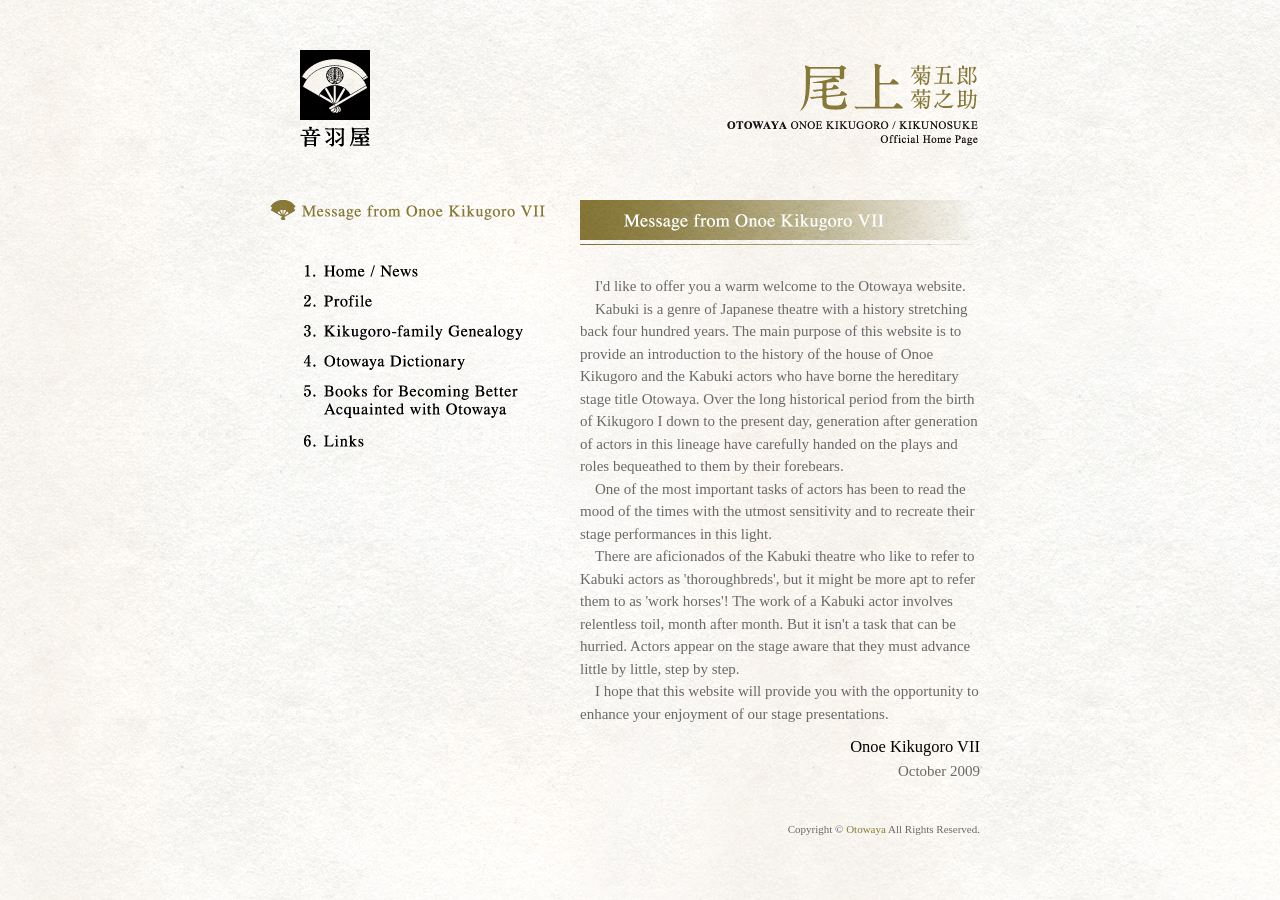
<file: otowaya/en/hello/index.html>
<!DOCTYPE html PUBLIC "-//W3C//DTD XHTML 1.0 Transitional//EN" "http://www.w3.org/TR/xhtml1/DTD/xhtml1-transitional.dtd">
<html xml:lang="en" lang="en" xmlns="http://www.w3.org/1999/xhtml">
<head>
<meta http-equiv="Content-Type" content="text/html; charset=utf-8" />
	<meta http-equiv="Content-Script-Type" content="text/javascript" />
	<meta http-equiv="Content-Style-Type" content="text/css" />

<title>Message From Onoe Kikugoro VII | OTOWAYA</title>
<link rel="stylesheet" type="text/css" href="../css/common.css" media="screen" />
<link rel="stylesheet" type="text/css" href="../css/print.css" media="print" />
<link rel="shortcut icon" href="/favicon.ico" />
	
</head>

<body>
<div id="container">
<div id="container_inside">

<div id="head" class="clearfix">
<a href="/otowaya/en/news/"><img src="../images/logo.gif" alt="Otowaya logo" class="floatleft" /></a>
<h1><a href="/otowaya/en/news/"><span class="alt">OTOWAYA Onoe Kikugoro / Kikunosuke Official Home page</span></a></h1>

</div>

<div class="clearfix">
<div id="menu_common" class="menu00">
<strong class="alt">Navigation Menu</strong>
<ul>
<li class="hello"><a href="/otowaya/en/hello/"><span class="alt">Message From Onoe Kikugoro VII</span></a></li>
<li class="news"><a href="/otowaya/en/news/"><span class="alt">Home / News</span></a></li>
<li class="profile"><a href="/otowaya/en/profile/"><span class="alt">Profile</span></a></li>
<li class="ancestors"><a href="/otowaya/en/ancestors/"><span class="alt">Kikugoro-family Genealogy</span></a></li>
<li class="dictionary"><a href="/otowaya/en/dictionary/"><span class="alt">Otowaya Dictionary</span></a></li>
<li class="books"><a href="/otowaya/en/books/"><span class="alt">Books for Becoming Better Acquainted with Otowaya</span></a></li>
<li class="links"><a href="/otowaya/en/links/"><span class="alt">Links</span></a></li>
</ul>
</div>

<div class="contentsframe">
<hr class="alt" />
<div id="hello">
<h2><span class="alt">Message From Onoe Kikugoro VII</span></h2>
<p>I'd like to offer you a warm welcome to the Otowaya website.</p>
<p>Kabuki is a genre of Japanese theatre with a history stretching back four hundred years. The main purpose of this website is to provide an introduction to the history of the house of Onoe Kikugoro and the Kabuki actors who have borne the hereditary stage title Otowaya. Over the long historical period from the birth of Kikugoro I down to the present day, generation after generation of actors in this lineage have carefully handed on the plays and roles bequeathed to them by their forebears.</p>
<p>One of the most important tasks of actors has been to read the mood of the times with the utmost sensitivity and to recreate their stage performances in this light.</p>
<p>There are aficionados of the Kabuki theatre who like to refer to Kabuki actors as 'thoroughbreds', but it might be more apt to refer them to as 'work horses'! The work of a Kabuki actor involves relentless toil, month after month. But it isn't a task that can be hurried. Actors appear on the stage aware that they must advance little by little, step by step.</p>
<p>I hope that this website will provide you with the opportunity to enhance your enjoyment of our stage presentations.</p>
<h4 class="right">Onoe Kikugoro VII</h4>
<p class="right">October 2009</p>
</div>
</div>
</div>

<!--footer -->
<div class="copyright">
<hr class="alt" />
<p>Copyright &copy; <a href="/otowaya/">Otowaya</a> All Rights Reserved.</p>
</div>
</div>
<!--/footer -->
</div>
</body>
</html>
</file>
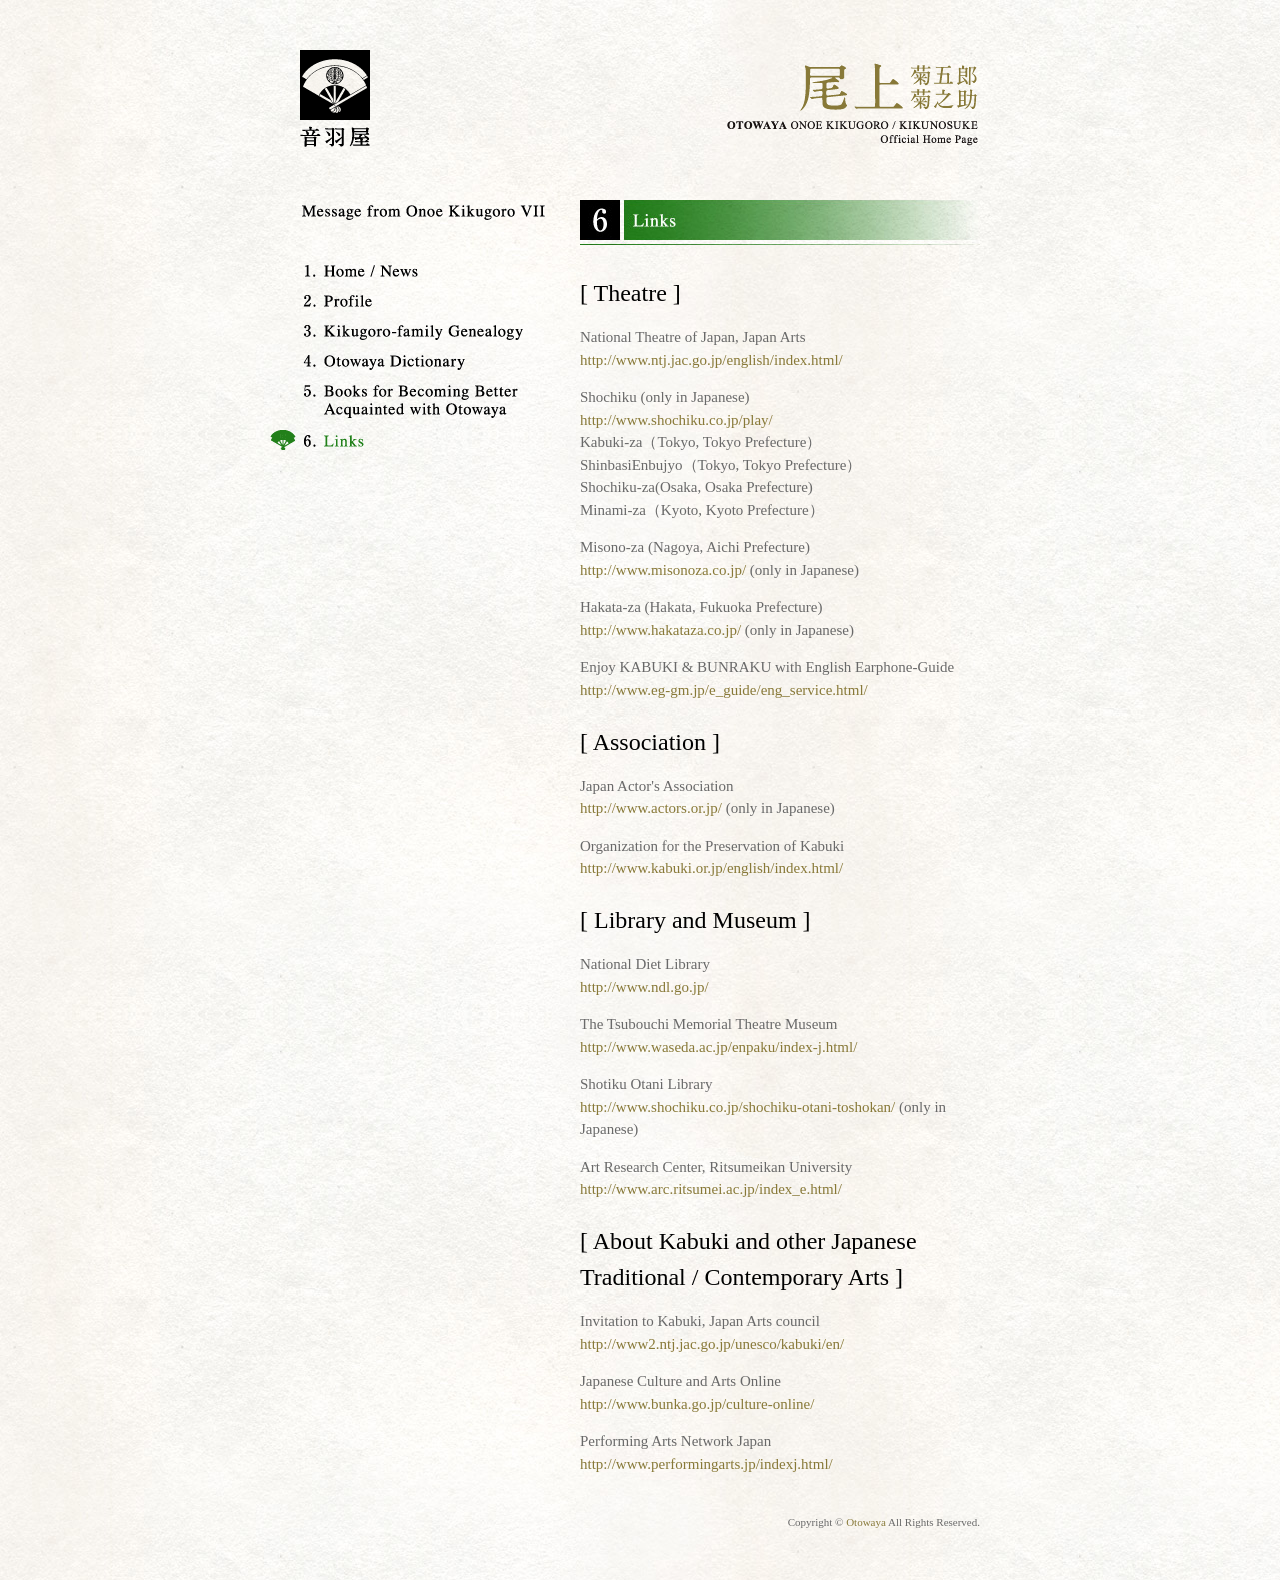
<file: otowaya/en/links/index.html>
<!DOCTYPE html PUBLIC "-//W3C//DTD XHTML 1.0 Transitional//EN" "http://www.w3.org/TR/xhtml1/DTD/xhtml1-transitional.dtd">
<html xml:lang="en" lang="en" xmlns="http://www.w3.org/1999/xhtml">
<head>
<meta http-equiv="Content-Type" content="text/html; charset=utf-8" />
	<meta http-equiv="Content-Script-Type" content="text/javascript" />
	<meta http-equiv="Content-Style-Type" content="text/css" />

<title>Links | OTOWAYA</title>
<link rel="stylesheet" type="text/css" href="../css/common.css" media="screen" />
<link rel="stylesheet" type="text/css" href="../css/print.css" media="print" />
<link rel="shortcut icon" href="/favicon.ico" />
	
</head>

<body>
<div id="container">
<div id="container_inside">

<div id="head" class="clearfix">
<a href="/otowaya/en/news/"><img src="../images/logo.gif" alt="Otowaya logo" class="floatleft" /></a>
<h1><a href="/otowaya/en/news/"><span class="alt">OTOWAYA Onoe Kikugoro / Kikunosuke Official Home page</span></a></h1>

</div>

<div class="clearfix">
<div id="menu_common" class="menu08">
<strong class="alt">Navigation Menu</strong>
<ul>
<li class="hello"><a href="/otowaya/en/hello/"><span class="alt">Message From Onoe Kikugoro VII</span></a></li>
<li class="news"><a href="/otowaya/en/news/"><span class="alt">Home / News</span></a></li>
<li class="profile"><a href="/otowaya/en/profile/"><span class="alt">Profile</span></a></li>
<li class="ancestors"><a href="/otowaya/en/ancestors/"><span class="alt">Kikugoro-family Genealogy</span></a></li>
<li class="dictionary"><a href="/otowaya/en/dictionary/"><span class="alt">Otowaya Dictionary</span></a></li>
<li class="books"><a href="/otowaya/en/books/"><span class="alt">Books for Becoming Better Acquainted with Otowaya</span></a></li>
<li class="links"><a href="/otowaya/en/links/"><span class="alt">Links</span></a></li>
</ul>
</div>

<div class="contentsframe">
<hr class="alt" />
<div id="links">

<h2><span class="alt">リンク集</span></h2>
<div class="link_list">
<h3>[ Theatre ]</h3>
<ul>
<li>National Theatre of Japan, Japan Arts <br />
<a href="http://www.ntj.jac.go.jp/english/index.html/" target="_blank">http://www.ntj.jac.go.jp/english/index.html/</a></li>
<li>Shochiku  (only in Japanese)<br />
<a href="http://www.shochiku.co.jp/play/" target="_blank">http://www.shochiku.co.jp/play/</a><br />
Kabuki-za（Tokyo, Tokyo Prefecture）<br />
ShinbasiEnbujyo（Tokyo, Tokyo Prefecture）<br />
Shochiku-za(Osaka, Osaka Prefecture)<br />
Minami-za（Kyoto, Kyoto Prefecture）</li>
<li>Misono-za (Nagoya, Aichi Prefecture)<br />
<a href="http://www.misonoza.co.jp/" target="_blank">http://www.misonoza.co.jp/</a>&nbsp;(only in Japanese)</li>
<li>Hakata-za (Hakata, Fukuoka Prefecture)<br />
<a href="http://www.hakataza.co.jp/" target="_blank">http://www.hakataza.co.jp/</a>&nbsp;(only in Japanese)</li>
<li>Enjoy KABUKI & BUNRAKU with English Earphone-Guide <br />
<a href="http://www.eg-gm.jp/e_guide/eng_service.html/" target="_blank">http://www.eg-gm.jp/e_guide/eng_service.html/</a></li>
</ul>
</div>
<br />
<h3>[ Association ]</h3>
<div class="link_list">
<ul><li>Japan Actor's Association<br />
<a href="http://www.actors.or.jp/" target="_blank">http://www.actors.or.jp/</a>&nbsp;(only in Japanese)</li>
<li>Organization for the Preservation of Kabuki<br />
<a href="http://www.kabuki.or.jp/english/index.html/" target="_blank">http://www.kabuki.or.jp/english/index.html/</a></li>
</ul>
</div>
<br />
<h3>[ Library and Museum ]</h3>
<div class="link_list">
<ul><li>National Diet Library<br />
<a href="http://www.ndl.go.jp/" target="_blank">http://www.ndl.go.jp/</a></li>
<li>The Tsubouchi Memorial Theatre Museum<br />
<a href="http://www.waseda.ac.jp/enpaku/index-j.html/" target="_blank">http://www.waseda.ac.jp/enpaku/index-j.html/</a></li>
<li>Shotiku Otani Library<br />
<a href="http://www.shochiku.co.jp/shochiku-otani-toshokan/" target="_blank">http://www.shochiku.co.jp/shochiku-otani-toshokan/</a>&nbsp;(only in Japanese)</li>
<li>Art Research Center, Ritsumeikan University <br />
<a href="http://www.arc.ritsumei.ac.jp/index_e.html/" target="_blank">http://www.arc.ritsumei.ac.jp/index_e.html/</a></li>
</ul>
</div>
<br />
<h3>[ About Kabuki and other Japanese Traditional / Contemporary Arts ]</h3>
<div class="link_list">
<ul><li>Invitation to Kabuki, Japan Arts council<br />
<a href="http://www2.ntj.jac.go.jp/unesco/kabuki/en/" target="_blank">http://www2.ntj.jac.go.jp/unesco/kabuki/en/</a></li>
<li>Japanese Culture and Arts Online<br />
<a href="http://www.bunka.go.jp/culture-online/" target="_blank">http://www.bunka.go.jp/culture-online/</a></li>
<li>Performing Arts Network Japan<br />
<a href="http://www.performingarts.jp/indexj.html/" target="_blank">http://www.performingarts.jp/indexj.html/</a></li>
</ul>
</div>

</div>
</div>
</div>

<!--footer -->
<div class="copyright">
<hr class="alt" />
<p>Copyright &copy; <a href="/otowaya/">Otowaya</a> All Rights Reserved.</p>
</div>
</div>
<!--/footer -->
</div>
</body>
</html>
</file>
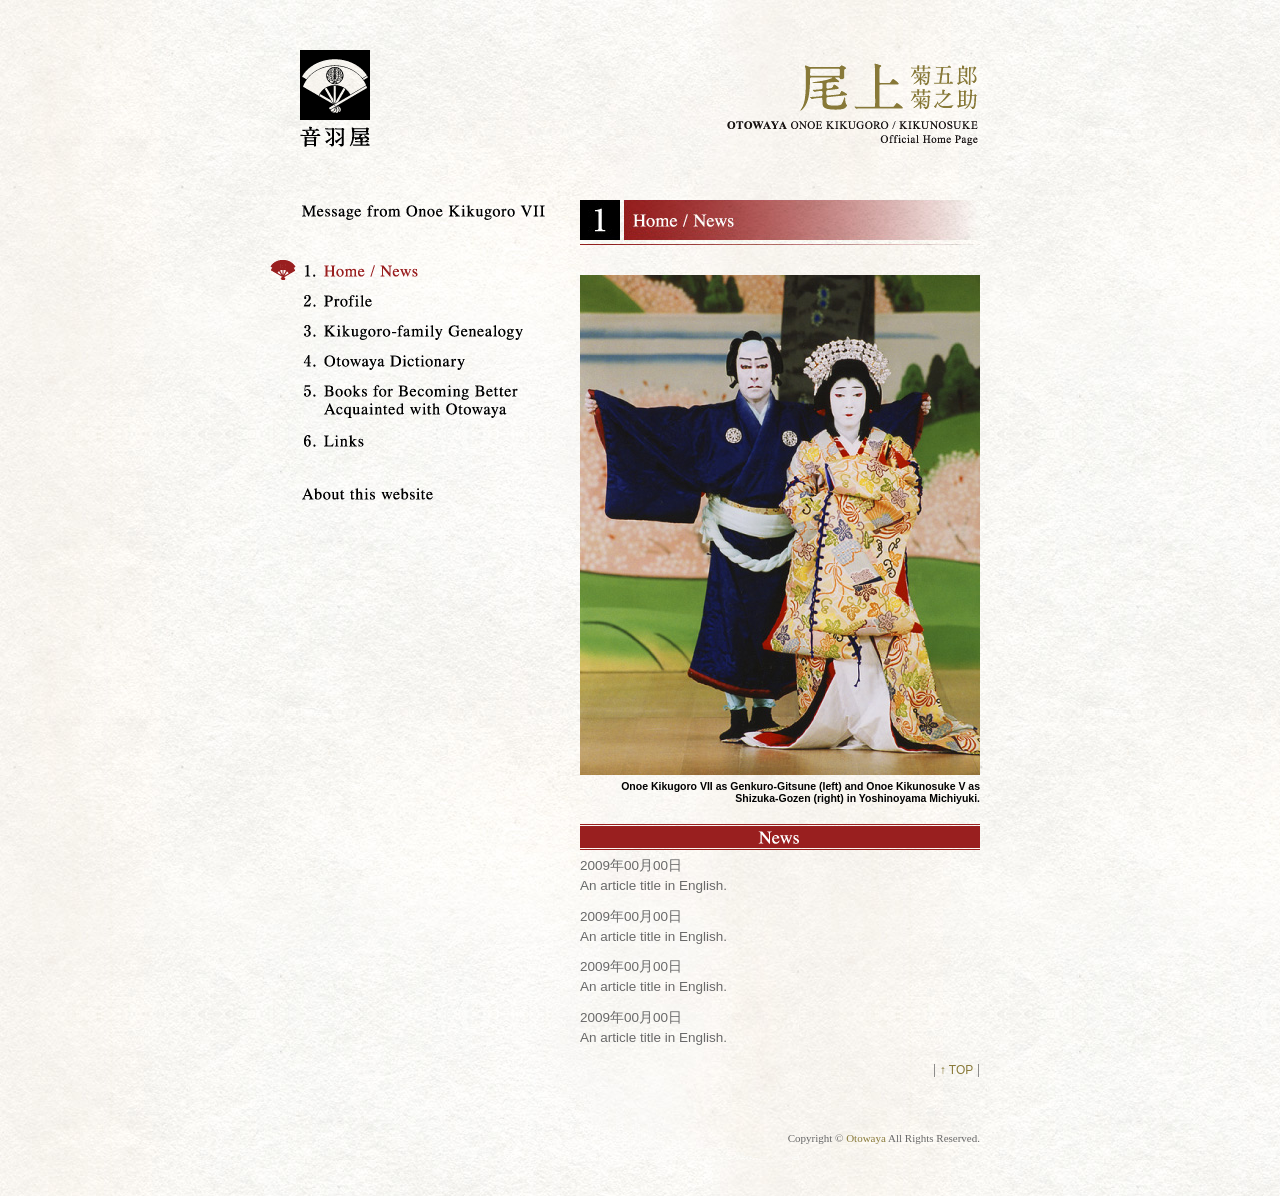
<file: otowaya/en/news/index.html>
<!DOCTYPE html PUBLIC "-//W3C//DTD XHTML 1.0 Transitional//EN" "http://www.w3.org/TR/xhtml1/DTD/xhtml1-transitional.dtd">
<html xml:lang="en" lang="en" xmlns="http://www.w3.org/1999/xhtml">
<head>
	<meta http-equiv="Content-Type" content="text/html; charset=utf-8" />
	<meta http-equiv="Content-Script-Type" content="text/javascript" />
	<meta http-equiv="Content-Style-Type" content="text/css" />

<title>Home / News | OTOWAYA</title>
<link rel="stylesheet" type="text/css" href="../css/common.css" media="screen" />
<link rel="stylesheet" type="text/css" href="../css/print.css" media="print" />
<script type="text/javascript" src="../js/pagetop.js"></script>
<link rel="shortcut icon" href="/favicon.ico" />
	
</head>

<a name="page-top" id="page-top"></a>
<body>
<div id="container">
<div id="container_inside">

<div id="head" class="clearfix">
<a href="/otowaya/en/news/"><img src="../images/logo.gif" alt="Otowaya logo" class="floatleft" /></a>
<h1><a href="/otowaya/en/news/"><span class="alt">OTOWAYA Onoe Kikugoro / Kikunosuke Official Home page</span></a></h1>

</div>

<div class="clearfix">
<div id="menu_common" class="menu01">
<strong class="alt">Navigation Menu</strong>
<ul>
<li class="hello"><a href="/otowaya/en/hello/"><span class="alt">Message From Onoe Kikugoro VII</span></a></li>
<li class="news"><a href="/otowaya/en/news/"><span class="alt">Home / News</span></a></li>
<li class="profile"><a href="/otowaya/en/profile/"><span class="alt">Profile</span></a></li>
<li class="ancestors"><a href="/otowaya/en/ancestors/"><span class="alt">Kikugoro-family Genealogy</span></a></li>
<li class="dictionary"><a href="/otowaya/en/dictionary/"><span class="alt">Otowaya Dictionary</span></a></li>
<li class="books"><a href="/otowaya/en/books/"><span class="alt">Books for Becoming Better Acquainted with Otowaya</span></a></li>
<li class="links"><a href="/otowaya/en/links/"><span class="alt">Links</span></a></li>

	<p class="n00">
	<span class="n02"><a href="../about.html"><span class="alt">About this website</span></a></span>
	</p>

</ul>
</div>

<div class="contentsframe">
<hr class="alt" />
<div id="news">
<h2><span class="alt">Home / News</span></h2>


<img src="../images/n01_00.jpg" alt="news image" class="pic" />
<span class="news_caption">Onoe Kikugoro VII as Genkuro-Gitsune (left) and Onoe Kikunosuke V as Shizuka-Gozen (right) in Yoshinoyama Michiyuki.</span>

<div id="news_index">

<!-- News -->
<h3 id="nsubt01"><span class="alt">News</span></h3>
<dl>
<dt>2009年00月00日</dt>
<dd>An article title in English.</dd>
</dl>
<dl>
<dt>2009年00月00日</dt>
<dd>An article title in English.</dd>
</dl>
<dl>
<dt>2009年00月00日</dt>
<dd>An article title in English.</dd>
</dl>
<dl>
<dt>2009年00月00日</dt>
<dd>An article title in English.</dd>
</dl>

</div>
<div class="pagetop">
<p>|&nbsp;<a onclick="mizScrollApp('page-top'); return false;" href="#page-top">&uarr;&nbsp;TOP</a>&nbsp;|</p>
</div>

</div>
</div>
</div>

<!--footer -->
<div class="copyright">
<hr class="alt" />
<p>Copyright &copy; <a href="/">Otowaya</a> All Rights Reserved.</p>
</div>
</div>
<!--/footer -->
</div>
</body>
</html>
</file>
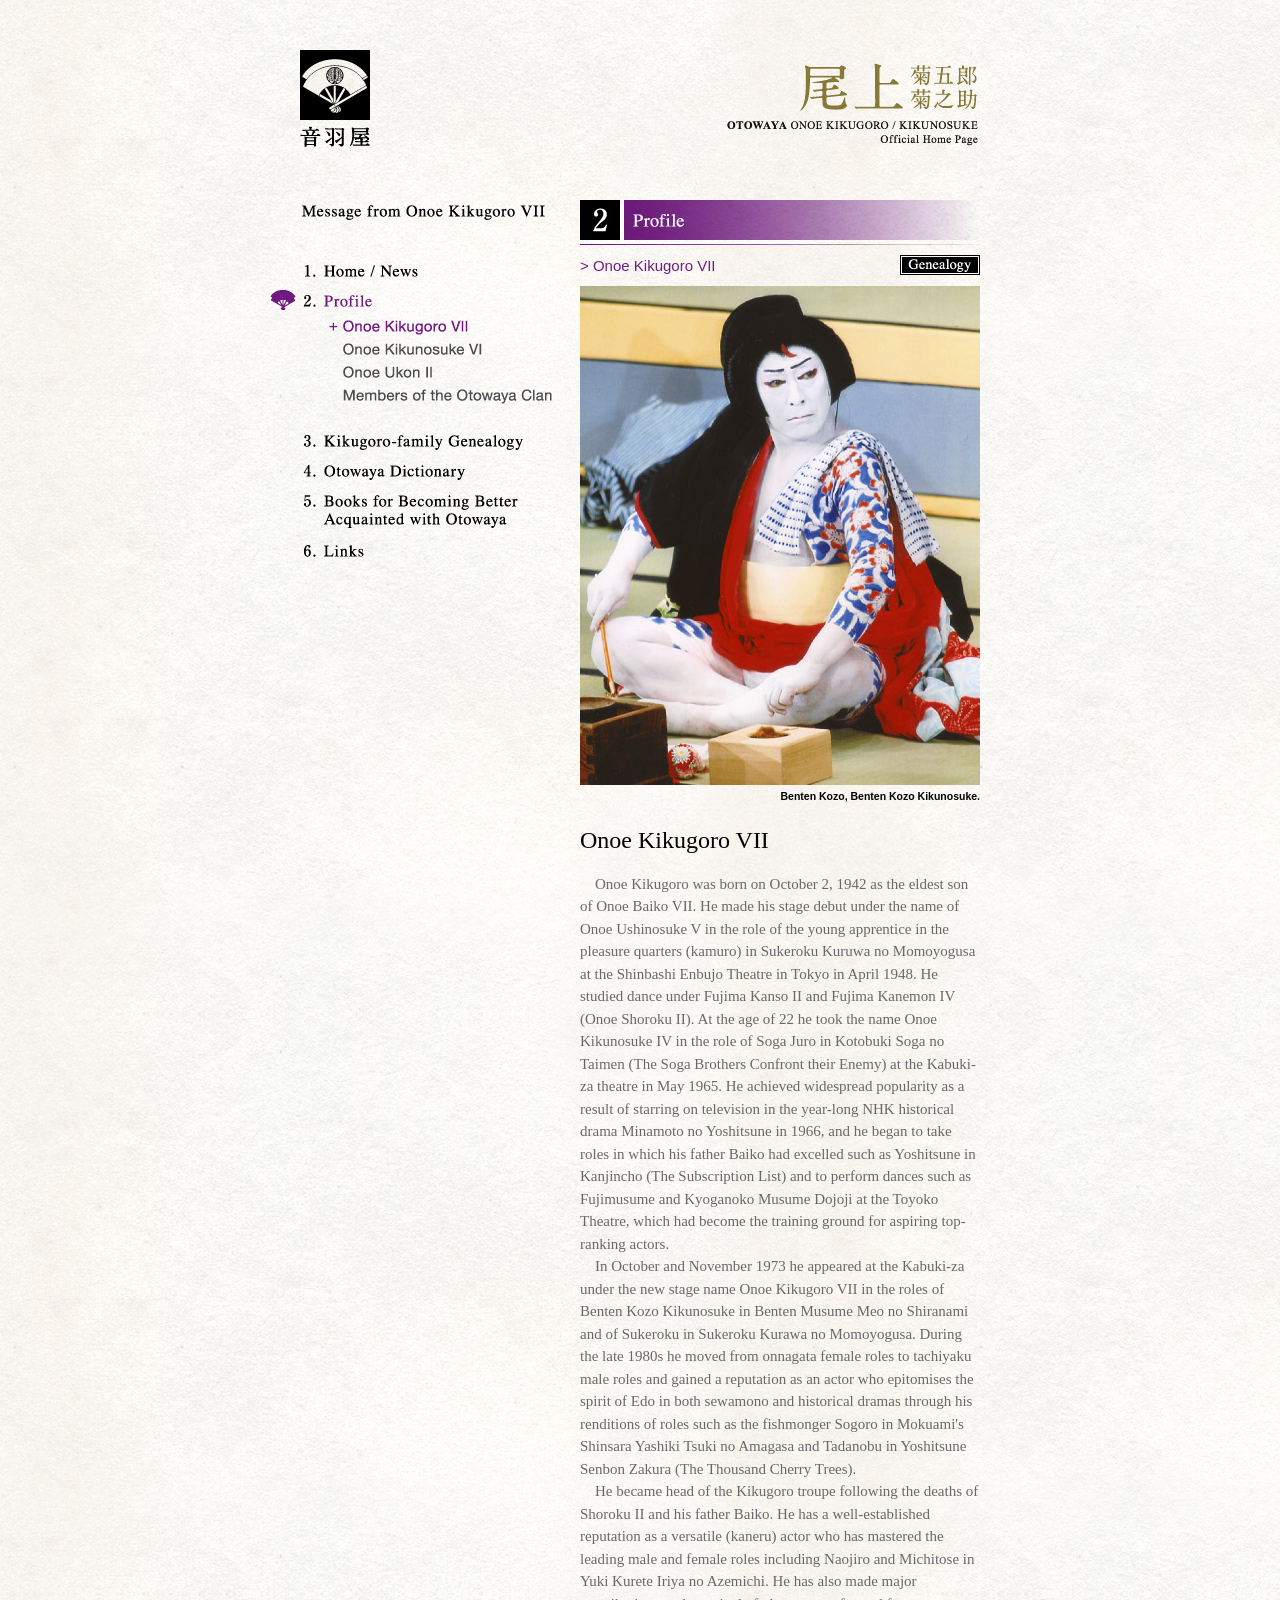
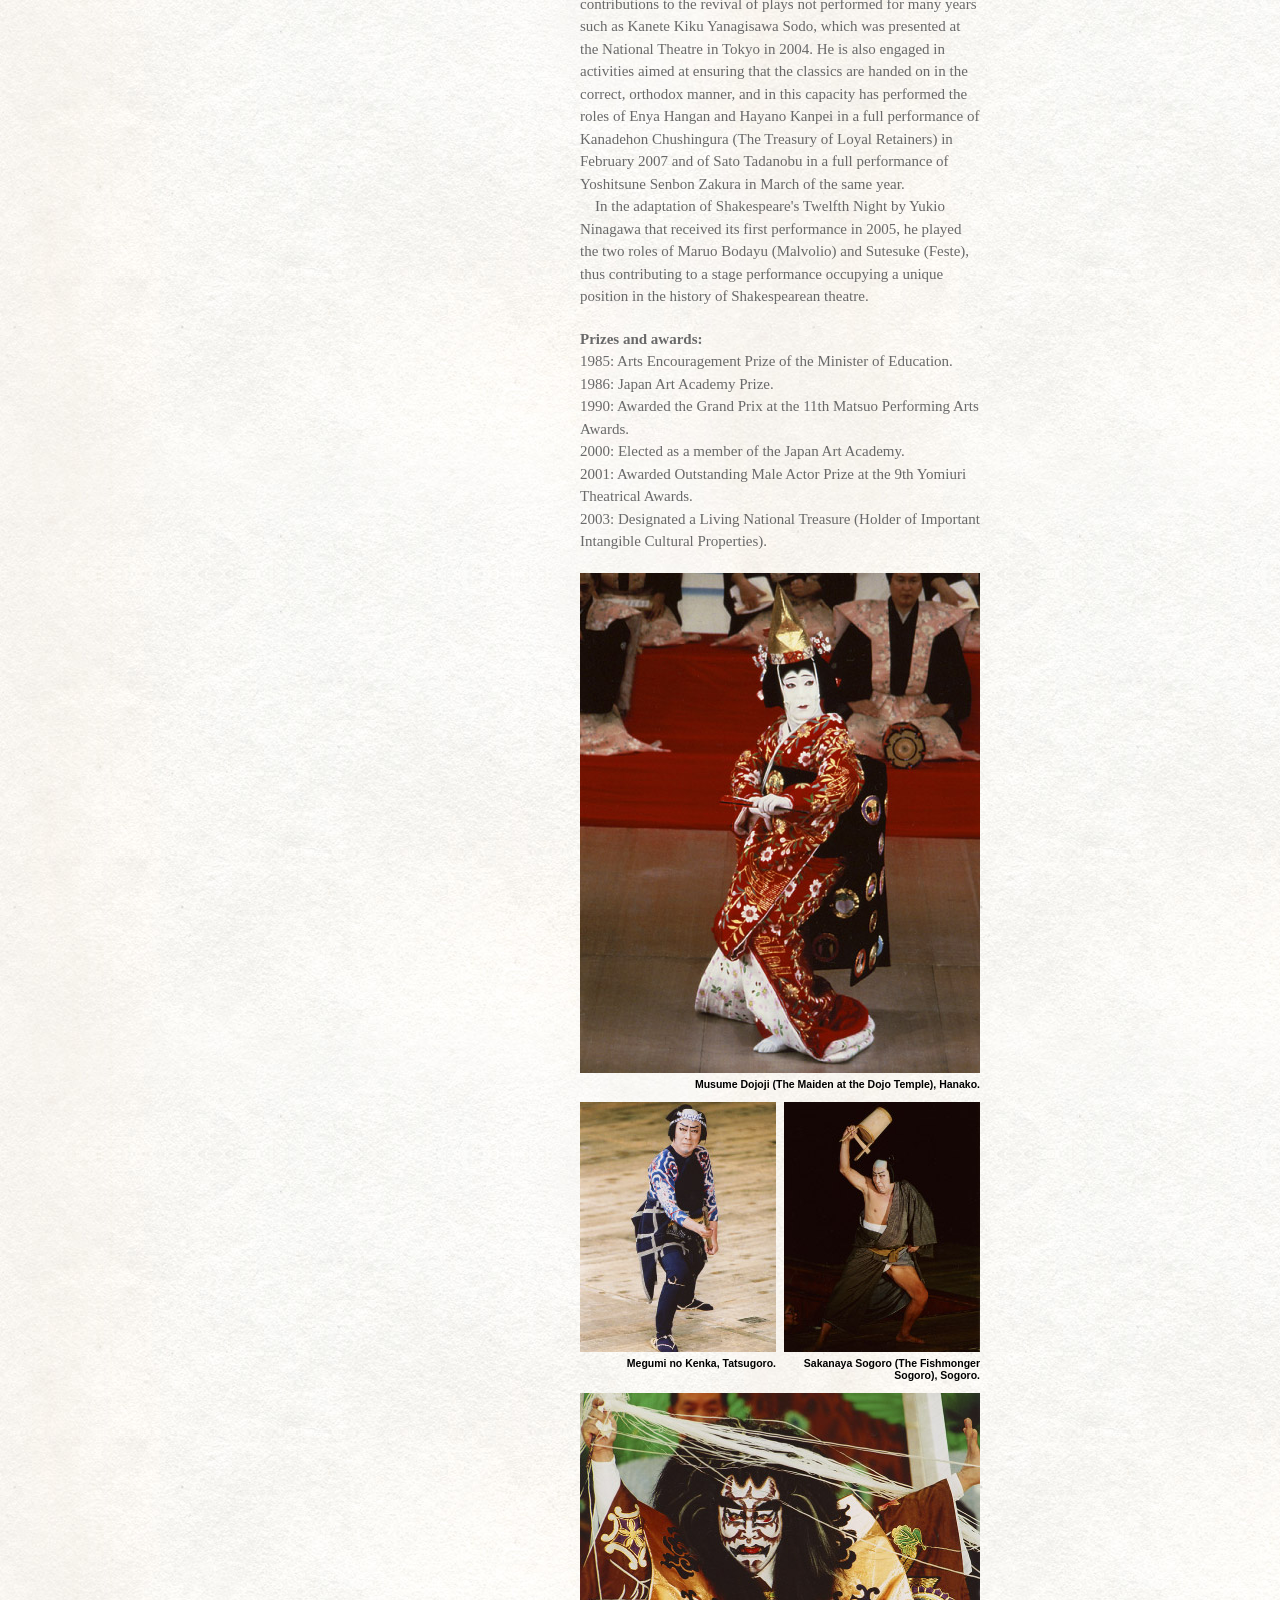
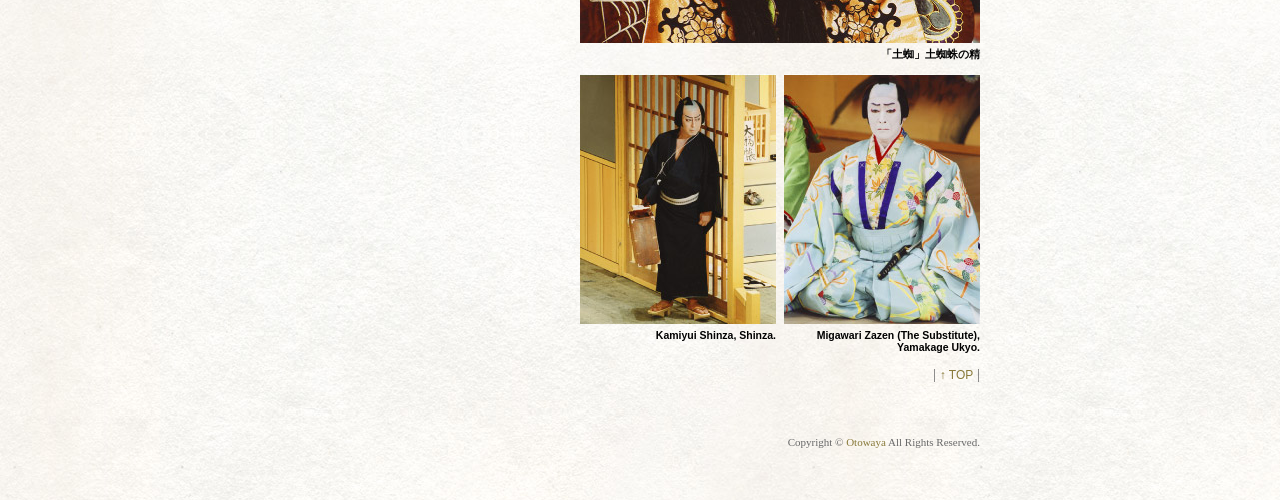
<file: otowaya/en/profile/index.html>
<!DOCTYPE html PUBLIC "-//W3C//DTD XHTML 1.0 Transitional//EN" "http://www.w3.org/TR/xhtml1/DTD/xhtml1-transitional.dtd">
<html xml:lang="en" lang="en" xmlns="http://www.w3.org/1999/xhtml">
<head>
	<meta http-equiv="Content-Type" content="text/html; charset=utf-8" />
	<meta http-equiv="Content-Script-Type" content="text/javascript" />
	<meta http-equiv="Content-Style-Type" content="text/css" />

<title>Profile | OTOWAYA</title>
<link rel="stylesheet" type="text/css" href="../css/common.css" media="screen" />
<link rel="stylesheet" type="text/css" href="../css/print.css" media="print" />
<script type="text/javascript" src="../js/popup.js"></script>
<script type="text/javascript" src="../js/pagetop.js"></script>
<link rel="shortcut icon" href="/favicon.ico" />
</head>

<a name="page-top" id="page-top"></a>
<body>
<div id="container">
<div id="container_inside">

<div id="head" class="clearfix">
<a href="/otowaya/en/news/"><img src="../images/logo.gif" alt="Otowaya logo" class="floatleft" /></a>
<h1><a href="/otowaya/en/news/"><span class="alt">OTOWAYA Onoe Kikugoro / Kikunosuke Official Home page</span></a></h1>

</div>

<div class="clearfix">
<div id="menu_common" class="menu03">
<strong class="alt">Navigation Menu</strong>
<ul>
<li class="hello"><a href="/otowaya/en/hello/"><span class="alt">Message From Onoe Kikugoro VII</span></a></li>
<li class="news"><a href="/otowaya/en/news/"><span class="alt">Home / News</span></a></li>
<li class="profile"><a href="/otowaya/en/profile/"><span class="alt">Profile</span></a></li>
	<p class="p01_on">
	<span class="p01"><a href="index.html"><span class="alt">Onoe Kikugoro VII</span></a><span class="alt">&nbsp;|&nbsp;</span></span>
	<span class="p02"><a href="p02.html"><span class="alt">Onoe Kikunosuke VI</span></a><span class="alt">&nbsp;|&nbsp;</span></span>
	<span class="p03"><a href="p03.html"><span class="alt">Onoe Ukon II</span></a><span class="alt">&nbsp;|&nbsp;</span></span>
	<span class="p04"><a href="p04.html"><span class="alt">Members of the Otowaya Clan</span></a><span class="alt">&nbsp;|&nbsp;</span></span>
	</p>
</li>	
<li class="ancestors"><a href="/otowaya/en/ancestors/"><span class="alt">Kikugoro-family Genealogy</span></a></li>
<li class="dictionary"><a href="/otowaya/en/dictionary/"><span class="alt">Otowaya Dictionary</span></a></li>
<li class="books"><a href="/otowaya/en/books/"><span class="alt">Books for Becoming Better Acquainted with Otowaya</span></a></li>
<li class="links"><a href="/otowaya/en/links/"><span class="alt">Links</span></a></li>
</ul>
</div>

<div class="contentsframe">
<hr class="alt" />
<div id="profile">
<h2><span class="alt">Profile</span></h2>
<p class="path">
<span id="pedigree">
<a target="window_name" onClick="disp('ped_p01.html')">
<img src="../images/pedigree.gif" alt="Genealogy" onmouseover="this.src='../images/pedigree_on.gif'" onmouseout="this.src='../images/pedigree.gif'" />
</a></span>
&gt;&nbsp;Onoe Kikugoro VII
</p>
<div id="profile_detail">
<img src="../images/p01_02.jpg" alt="Onoe Kikugoro VII image" class="pic" />
<span class="profile_caption">Benten Kozo, Benten Kozo Kikunosuke.</span>
<h3>Onoe Kikugoro VII</h3>
<p>Onoe Kikugoro was born on October 2, 1942 as the eldest son of Onoe Baiko VII. He made his stage debut under the name of Onoe Ushinosuke V in the role of the young apprentice in the pleasure quarters (kamuro) in Sukeroku Kuruwa no Momoyogusa at the Shinbashi Enbujo Theatre in Tokyo in April 1948. He studied dance under Fujima Kanso II and Fujima Kanemon IV (Onoe Shoroku II). At the age of 22 he took the name Onoe Kikunosuke IV in the role of Soga Juro in Kotobuki Soga no Taimen (The Soga Brothers Confront their Enemy) at the Kabuki-za theatre in May 1965. He achieved widespread popularity as a result of starring on television in the year-long NHK historical drama Minamoto no Yoshitsune in 1966, and he began to take roles in which his father Baiko had excelled such as Yoshitsune in Kanjincho (The Subscription List) and to perform dances such as Fujimusume and Kyoganoko Musume Dojoji at the Toyoko Theatre, which had become the training ground for aspiring top-ranking actors.</p>
<p>In October and November 1973 he appeared at the Kabuki-za under the new stage name Onoe Kikugoro VII in the roles of Benten Kozo Kikunosuke in Benten Musume Meo no Shiranami and of Sukeroku in Sukeroku Kurawa no Momoyogusa. During the late 1980s he moved from onnagata female roles to tachiyaku male roles and gained a reputation as an actor who epitomises the spirit of Edo in both sewamono and historical dramas through his renditions of roles such as the fishmonger Sogoro in Mokuami's Shinsara Yashiki Tsuki no Amagasa and Tadanobu in Yoshitsune Senbon Zakura (The Thousand Cherry Trees).</p>
<p>He became head of the Kikugoro troupe following the deaths of Shoroku II and his father Baiko. He has a well-established reputation as a versatile (kaneru) actor who has mastered the leading male and female roles including Naojiro and Michitose in Yuki Kurete Iriya no Azemichi. He has also made major contributions to the revival of plays not performed for many years such as Kanete Kiku Yanagisawa Sodo, which was presented at the National Theatre in Tokyo in 2004. He is also engaged in activities aimed at ensuring that the classics are handed on in the correct, orthodox manner, and in this capacity has performed the roles of Enya Hangan and Hayano Kanpei in a full performance of Kanadehon Chushingura (The Treasury of Loyal Retainers) in February 2007 and of Sato Tadanobu in a full performance of Yoshitsune Senbon Zakura in March of the same year.</p>
<p>In the adaptation of Shakespeare's Twelfth Night by Yukio Ninagawa that received its first performance in 2005, he played the two roles of Maruo Bodayu (Malvolio) and Sutesuke (Feste), thus contributing to a stage performance occupying a unique position in the history of Shakespearean theatre.</p>
</div>
<div id="profile_award">
<p><strong>Prizes and awards:</strong></p>
<ul>
<li>1985: Arts Encouragement Prize of the Minister of Education.</li>
<li>1986: Japan Art Academy Prize.</li>
<li>1990: Awarded the Grand Prix at the 11th Matsuo Performing Arts Awards.</li>
<li>2000: Elected as a member of the Japan Art Academy.</li>
<li>2001: Awarded Outstanding Male Actor Prize at the 9th Yomiuri Theatrical Awards.</li>
<li>2003: Designated a Living National Treasure (Holder of Important Intangible Cultural Properties).</li>
</ul>
</div>

<img src="../images/p01_01.jpg" alt="Onoe Kikugoro VII image" class="pic" />
<span class="profile_caption">Musume Dojoji (The Maiden at the Dojo Temple), Hanako. </span>

<div class="clearfix">
<div class="picL">
<img src="../images/p01_03.jpg" alt="Onoe Kikugoro VII image" class="pic" />
<span class="profile_caption">Megumi no Kenka, Tatsugoro.</span>
</div>
<div class="picR">
<img src="../images/p01_04.jpg" alt="Onoe Kikugoro VII image" class="pic" />
<span class="profile_caption">Sakanaya Sogoro (The Fishmonger Sogoro), Sogoro.</span>
</div>
</div>

<img src="../images/p01_05.jpg" alt="Onoe Kikugoro VII image" class="pic" />
<span class="profile_caption">「土蜘」土蜘蛛の精</span>

<div class="clearfix">
<div class="picL">
<img src="../images/p01_06.jpg" alt="Onoe Kikugoro VII image" class="pic" />
<span class="profile_caption">Kamiyui Shinza, Shinza.</span></div>
<div class="picR">
<img src="../images/p01_07.jpg" alt="Onoe Kikugoro VII image" class="pic" />
<span class="profile_caption">Migawari Zazen (The Substitute), Yamakage Ukyo.</span></div>
</div>

<div class="pagetop">
<p>|&nbsp;<a onclick="mizScrollApp('page-top'); return false;" href="#page-top">&uarr;&nbsp;TOP</a>&nbsp;|</p>
</div>

</div>
</div>
</div>

<!--footer -->
<div class="copyright">
<hr class="alt" />
<p>Copyright &copy; <a href="/">Otowaya</a> All Rights Reserved.</p>
</div>
</div>
<!--/footer -->
</div>
</body>
</html>
</file>
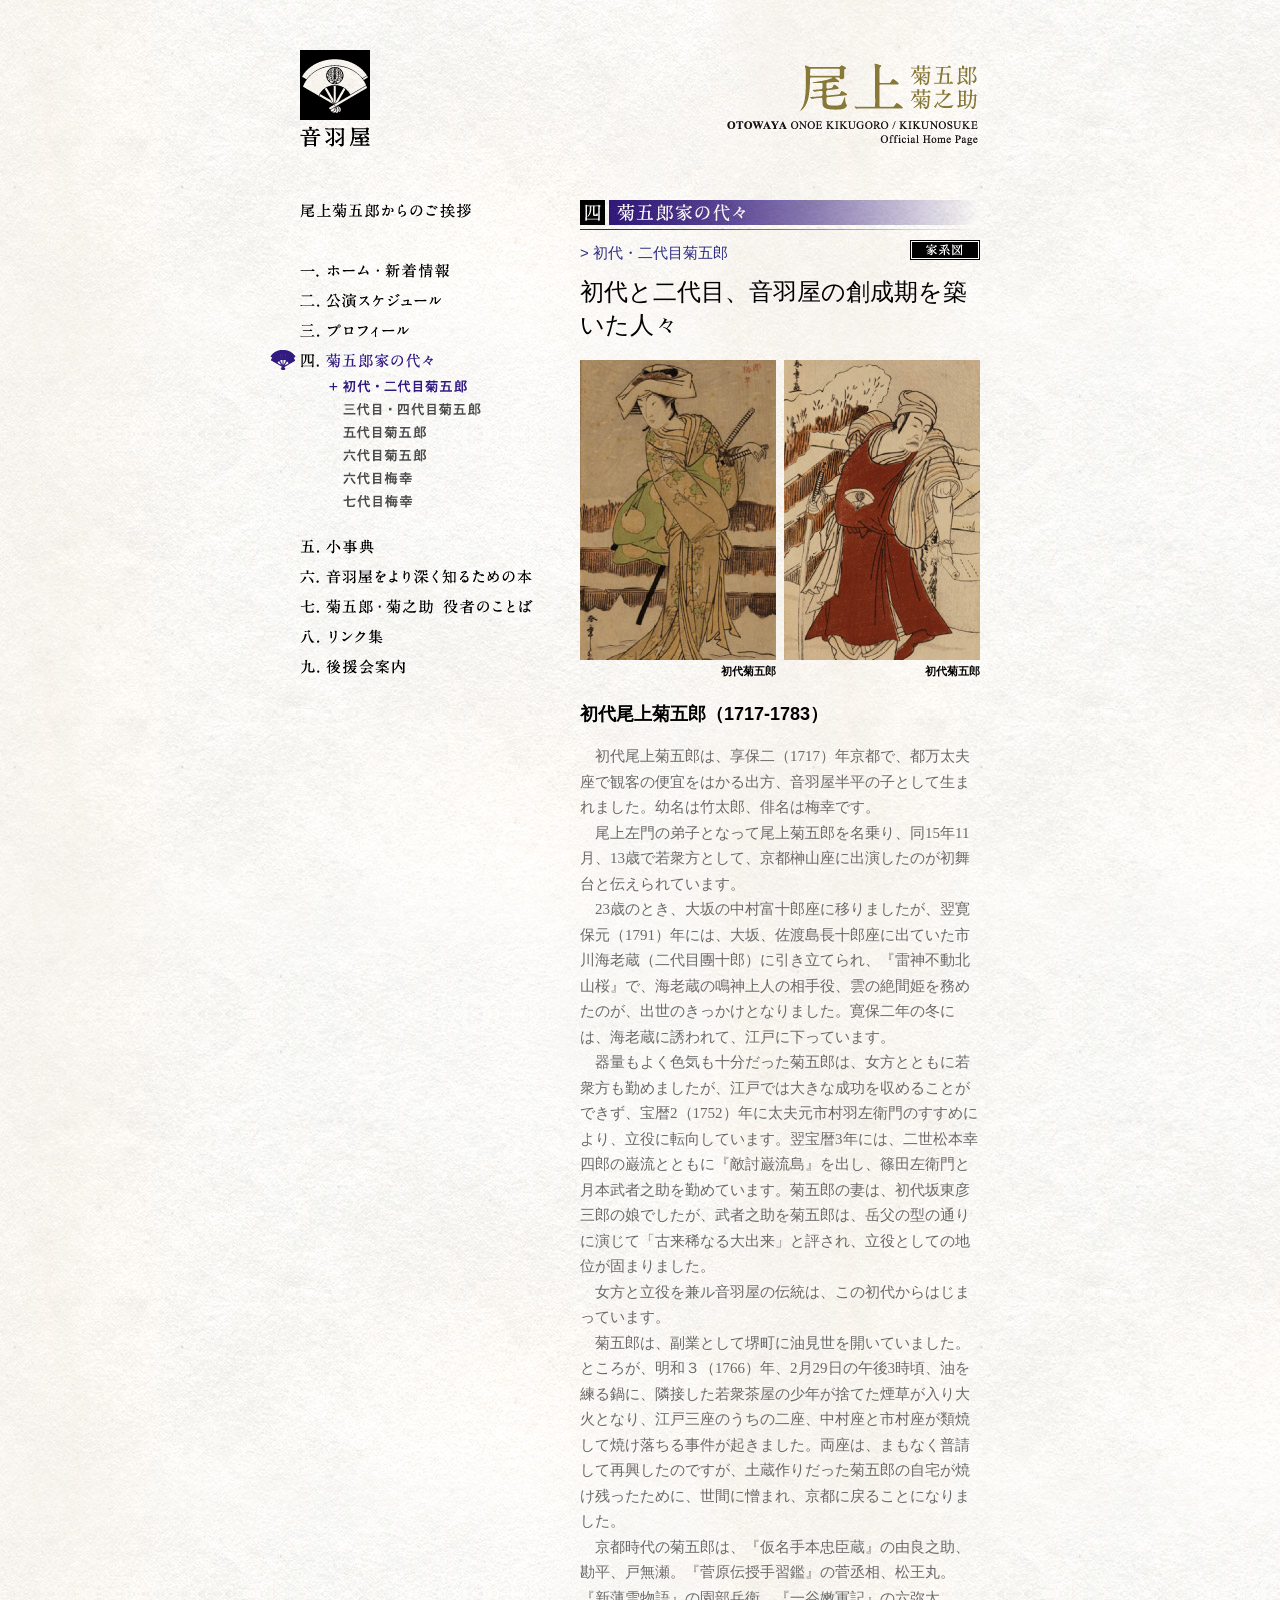
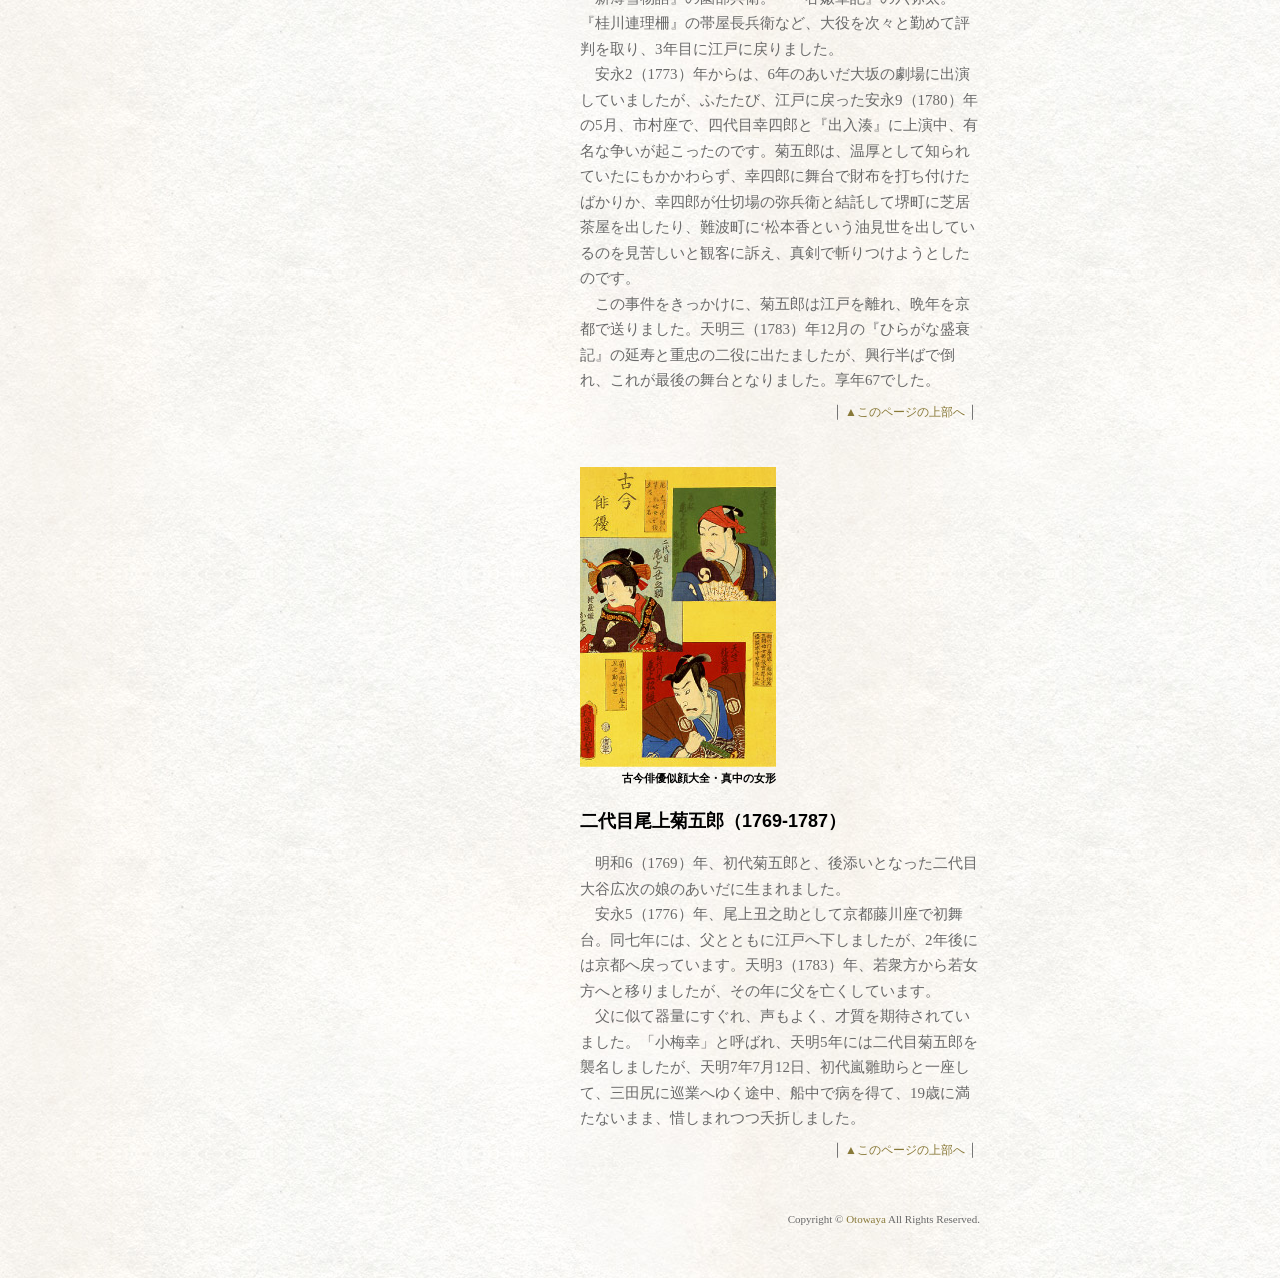
<file: otowaya/jp/ancestors/index.html>
<!DOCTYPE html PUBLIC "-//W3C//DTD XHTML 1.0 Transitional//EN" "http://www.w3.org/TR/xhtml1/DTD/xhtml1-transitional.dtd">
<html xml:lang="en" lang="en" xmlns="http://www.w3.org/1999/xhtml">
<head>
	<meta http-equiv="Content-Type" content="text/html; charset=utf-8" />
	<meta http-equiv="Content-Script-Type" content="text/javascript" />
	<meta http-equiv="Content-Style-Type" content="text/css" />

<title>「菊五郎家の代々」音羽屋 尾上菊五郎／菊之助 オフィシャルサイト</title>
<link rel="stylesheet" type="text/css" href="../css/common.css" media="screen" />
<link rel="stylesheet" type="text/css" href="../css/print.css" media="print" />
<script type="text/javascript" src="../js/popup.js"></script>
<script type="text/javascript" src="../js/pagetop.js"></script>
<link rel="shortcut icon" href="/otowaya/favicon.ico" />
	
</head>

<a name="page-top" id="page-top"></a>
<body>
<div id="container">
<div id="container_inside">

<div id="head" class="clearfix">
<a href="/otowaya/news/"><img src="../images/logo.gif" alt="音羽屋定紋ロゴ" class="floatleft" /></a>
<h1><a href="/otowaya/news/"><span class="alt">音羽屋 尾上菊五郎／菊之助 オフィシャルサイト</span></a></h1>

</div>

<div class="clearfix">
<div id="menu_common" class="menu04">
<strong class="alt">コンテンツ・メニュー</strong>
<ul>
<li class="hello"><a href="/otowaya/hello/"><span class="alt">尾上菊五郎からのご挨拶</span></a></li>
<li class="news"><a href="/otowaya/news/"><span class="alt">ホーム・新着情報</span></a></li>
<li class="schedule"><a href="/otowaya/schedule/"><span class="alt">公演スケジュール</span></a></li>
<li class="profile"><a href="/otowaya/profile/"><span class="alt">プロフィール</span></a></li>	
<li class="ancestors"><a href="/otowaya/ancestors/"><span class="alt">菊五郎家の代々</span></a>
	<p class="a01_on">
	<span class="a01"><a href="index.html"><span class="alt">初代・二代目菊五郎</span></a><span class="alt">｜</span></span>
	<span class="a02"><a href="a02.html"><span class="alt">三代目・四代目菊五郎</span></a><span class="alt">｜</span></span>
	<span class="a03"><a href="a03.html"><span class="alt">五代目菊五郎</span></a><span class="alt">｜</span></span>
	<span class="a04"><a href="a04.html"><span class="alt">六代目菊五郎</span></a><span class="alt">｜</span></span>
	<span class="a05"><a href="a05.html"><span class="alt">六代目梅幸</span></a><span class="alt">｜</span></span>
	<span class="a06"><a href="a06.html"><span class="alt">七代目梅幸</span></a><span class="alt">｜</span></span>
	</p>
</li>
<li class="dictionary"><a href="/otowaya/dictionary/"><span class="alt">小辞典</span></a></li>
<li class="books"><a href="/otowaya/books/"><span class="alt">音羽屋をより深く知るための本</span></a></li>
<li class="quotes"><a href="/otowaya/quotes/"><span class="alt">菊五郎・菊之助&nbsp;役者のことば</span></a></li>
<li class="links"><a href="/otowaya/links/"><span class="alt">リンク集</span></a></li>
<li class="supporters"><a href="/otowaya/supporters/"><span class="alt">後援会案内</span></a></li>
</ul>
</div>

<div class="contentsframe">
<hr class="alt" />
<div id="ancestors">
<h2><span class="alt">菊五郎家の代々</span></h2>
<p class="path">
<span id="pedigree">
<a target="window_name" onClick="disp('ped_a01.html')">
<img src="../images/pedigree.gif" alt="家系図" onmouseover="this.src='../images/pedigree_on.gif'" onmouseout="this.src='../images/pedigree.gif'" />
</a></span>
&gt;&nbsp;初代・二代目菊五郎</p>

<div id="ancestors_detail">
<h3>初代と二代目、音羽屋の創成期を築いた人々</h3>

<div class="picblock clearfix">
<div class="picL">
<img src="../images/a01_01.jpg" alt="初代菊五郎イメージ" class="pic" />
<span class="ancestors_caption">初代菊五郎</span></div>
<div class="picR">
<img src="../images/a01_02.jpg" alt="初代菊五郎イメージ" class="pic" />
<span class="ancestors_caption">初代菊五郎</span></div>
</div>

<h4>初代尾上菊五郎（1717-1783）</h4>
<p>初代尾上菊五郎は、享保二（1717）年京都で、都万太夫座で観客の便宜をはかる出方、音羽屋半平の子として生まれました。幼名は竹太郎、俳名は梅幸です。</p>
<p>尾上左門の弟子となって尾上菊五郎を名乗り、同15年11月、13歳で若衆方として、京都榊山座に出演したのが初舞台と伝えられています。</p>
<p>23歳のとき、大坂の中村富十郎座に移りましたが、翌寛保元（1791）年には、大坂、佐渡島長十郎座に出ていた市川海老蔵（二代目團十郎）に引き立てられ、『雷神不動北山桜』で、海老蔵の鳴神上人の相手役、雲の絶間姫を務めたのが、出世のきっかけとなりました。寛保二年の冬には、海老蔵に誘われて、江戸に下っています。</p>
<p>器量もよく色気も十分だった菊五郎は、女方とともに若衆方も勤めましたが、江戸では大きな成功を収めることができず、宝暦2（1752）年に太夫元市村羽左衛門のすすめにより、立役に転向しています。翌宝暦3年には、二世松本幸四郎の巌流とともに『敵討巌流島』を出し、篠田左衛門と月本武者之助を勤めています。菊五郎の妻は、初代坂東彦三郎の娘でしたが、武者之助を菊五郎は、岳父の型の通りに演じて「古来稀なる大出来」と評され、立役としての地位が固まりました。</p>
<p>女方と立役を兼ル音羽屋の伝統は、この初代からはじまっています。</p>
<p>菊五郎は、副業として堺町に油見世を開いていました。ところが、明和３（1766）年、2月29日の午後3時頃、油を練る鍋に、隣接した若衆茶屋の少年が捨てた煙草が入り大火となり、江戸三座のうちの二座、中村座と市村座が類焼して焼け落ちる事件が起きました。両座は、まもなく普請して再興したのですが、土蔵作りだった菊五郎の自宅が焼け残ったために、世間に憎まれ、京都に戻ることになりました。</p>
<p>京都時代の菊五郎は、『仮名手本忠臣蔵』の由良之助、勘平、戸無瀬。『菅原伝授手習鑑』の菅丞相、松王丸。『新薄雪物語』の園部兵衛。『一谷嫩軍記』の六弥太。『桂川連理柵』の帯屋長兵衛など、大役を次々と勤めて評判を取り、3年目に江戸に戻りました。</p>
<p>安永2（1773）年からは、6年のあいだ大坂の劇場に出演していましたが、ふたたび、江戸に戻った安永9（1780）年の5月、市村座で、四代目幸四郎と『出入湊』に上演中、有名な争いが起こったのです。菊五郎は、温厚として知られていたにもかかわらず、幸四郎に舞台で財布を打ち付けたばかりか、幸四郎が仕切場の弥兵衛と結託して堺町に芝居茶屋を出したり、難波町に‘松本香という油見世を出しているのを見苦しいと観客に訴え、真剣で斬りつけようとしたのです。</p>
<p>この事件をきっかけに、菊五郎は江戸を離れ、晩年を京都で送りました。天明三（1783）年12月の『ひらがな盛衰記』の延寿と重忠の二役に出たましたが、興行半ばで倒れ、これが最後の舞台となりました。享年67でした。</p>
<div class="pagetop"><p>｜<a onclick="mizScrollApp('page-top'); return false;" href="#page-top">▲このページの上部へ</a>｜</p></div>

<br />

<div class="picblock clearfix">
<div class="picL">
<img src="../images/a01_03.jpg" alt="二代目尾上菊五郎イメージ" class="pic" />
<span class="ancestors_caption">古今俳優似顔大全・真中の女形</span></div>
</div>

<h4>二代目尾上菊五郎（1769-1787）</h4>
<p>明和6（1769）年、初代菊五郎と、後添いとなった二代目大谷広次の娘のあいだに生まれました。</p>
<p>安永5（1776）年、尾上丑之助として京都藤川座で初舞台。同七年には、父とともに江戸へ下しましたが、2年後には京都へ戻っています。天明3（1783）年、若衆方から若女方へと移りましたが、その年に父を亡くしています。</p>
<p>父に似て器量にすぐれ、声もよく、才質を期待されていました。「小梅幸」と呼ばれ、天明5年には二代目菊五郎を襲名しましたが、天明7年7月12日、初代嵐雛助らと一座して、三田尻に巡業へゆく途中、船中で病を得て、19歳に満たないまま、惜しまれつつ夭折しました。</p>
<div class="pagetop"><p>｜<a onclick="mizScrollApp('page-top'); return false;" href="#page-top">▲このページの上部へ</a>｜</p></div>


</div>
</div>
</div>
</div>

<!--footer -->
<div class="copyright">
<hr class="alt" />
<p>Copyright &copy; <a href="/otowaya/">Otowaya</a> All Rights Reserved.</p>
</div>
</div>
<!--/footer -->
</div>
</body>
</html>
</file>
<file: otowaya/en/css/common.css>
@charset 'UTF-8';

@import url("contents.css");

body { color:#000; margin:0px; text-align:center; background:url(../images/bg.jpg) #FFF; }
#container { width:800px; margin:0px auto; padding:0px; position:relative; }
#container_inside { width:740px; margin:50px auto; padding:0px;}

/* ____ header ____ */
#head { height:100px; margin:0px 30px 50px 30px; background:url(../images/hptitle.gif) right top no-repeat;}	
#head h1 a{ float:right; display:block; width:253px; height:100px; }	
	
/*____navi____*/
#menu_common{ font-size:1.2em; float:left; text-align:left; width:300px; margin-right:10px;}
#menu_common li a{ display:block; width:275px; height:20px; background:url(../images/mainmenu.gif) no-repeat;}

#menu_common .hello a{background-position:30px 0px; padding-bottom:40px;}
#menu_common .news a{background-position:30px -60px; padding-bottom:10px;}
#menu_common .profile a{background-position:30px -90px; padding-bottom:10px;}
#menu_common .ancestors a{background-position:30px -120px; padding-bottom:10px;}
#menu_common .dictionary a{background-position:30px -150px; padding-bottom:10px;}
#menu_common .books a{background-position:30px -180px; padding-bottom:10px; height:38px;}
#menu_common .links a{background-position:30px -228px; padding-bottom:10px;}

#menu_common .hello a:hover{background-position:-347px 0px; padding-bottom:40px;}
#menu_common .news a:hover{background-position:-347px -60px; padding-bottom:10px;}
#menu_common .profile a:hover{background-position:-347px -90px; padding-bottom:10px;}
#menu_common .ancestors a:hover{background-position:-347px -120px; padding-bottom:10px;}
#menu_common .dictionary a:hover{background-position:-347px -150px; padding-bottom:10px;}
#menu_common .books a:hover{background-position:-347px -180px; padding-bottom:10px; height:38px;}
#menu_common .links a:hover{background-position:-347px -228px; padding-bottom:10px;}

#menu_common.menu00 .hello a, #menu_common.menu00 .hello a:hover{background-position:-347px 0px; padding-bottom:40px;}
#menu_common.menu01 .news a, #menu_common.menu01 .news a:hover{background-position:-347px -60px; padding-bottom:10px;}
#menu_common.menu03 .profile a, #menu_common.menu03 .profile a:hover{background-position:-347px -90px; padding-bottom:10px;}
#menu_common.menu04 .ancestors a, #menu_common.menu04 .ancestors a:hover{background-position:-347px -120px; padding-bottom:10px;}
#menu_common.menu05 .dictionary a, #menu_common.menu05 .dictionary a:hover{background-position:-347px -150px; padding-bottom:10px;}
#menu_common.menu06 .books a, #menu_common.menu06 .books a:hover{background-position:-347px -180px; padding-bottom:10px; height:38px;}
#menu_common.menu08 .links a, #menu_common.menu08 .links a:hover{background-position:-347px -228px; padding-bottom:10px;}

/*____sub navi news____*/
#menu_common.menu01 ul span a{display:block; margin-left:30px; background:url(../images/mainmenu.gif) no-repeat; height:20px; width:170px;}
#menu_common.menu01 span.n02 a{ background-position:0px -295px; padding-bottom:10px;}
#menu_common.menu01 span.n02 a:hover{ background-position:-377px -295px;}
#menu_common.menu01 .n02_on span.n02 a, #menu_common.menu01 .n02_on span.n02 a:hover{ background-position:-377px -295px;}
p.n00, p.n01_on, p.n02_on{ margin-top:30px;}




/*____sub navi profile____*/
#menu_common.menu03 ul span a{ width:248px; display:block; margin-left:53px; background:url(../images/submenu.gif) no-repeat; height:11px; margin-bottom:2px;}
#menu_common.menu03 span.p01 a{ background-position:0px -1px; padding-bottom:10px;}
#menu_common.menu03 span.p02 a{ background-position:0px -22px; padding-bottom:10px;}
#menu_common.menu03 span.p03 a{ background-position:0px -43px; padding-bottom:10px;}
#menu_common.menu03 span.p04 a{ background-position:0px -64px; padding-bottom:10px;}

#menu_common.menu03 span.p01 a:hover{ background-position:-377px -1px;}
#menu_common.menu03 span.p02 a:hover{ background-position:-377px -22px;}
#menu_common.menu03 span.p03 a:hover{ background-position:-377px -43px;}
#menu_common.menu03 span.p04 a:hover{ background-position:-377px -64px;}

#menu_common.menu03 .p01_on span.p01 a, #menu_common.menu03 .p01_on span.p01 a:hover{ background-position:-377px -1px;}
#menu_common.menu03 .p02_on span.p02 a, #menu_common.menu03 .p02_on span.p02 a:hover{ background-position:-377px -22px;}
#menu_common.menu03 .p03_on span.p03 a, #menu_common.menu03 .p03_on span.p03 a:hover{ background-position:-377px -43px;}
#menu_common.menu03 .p04_on span.p04 a, #menu_common.menu03 .p04_on span.p04 a:hover{ background-position:-377px -64px;}
p.p00, p.p01_on, p.p02_on, p.p03_on, p.p04_on{ margin-bottom:20px;}


/*____sub navi ancestors____*/
#menu_common.menu04 ul span a{ width:248px; display:block; margin-left:53px; background:url(../images/submenu.gif) no-repeat; height:11px; margin-bottom:2px;}
#menu_common.menu04 span.a01 a{ background-position:0px -107px; padding-bottom:10px;}
#menu_common.menu04 span.a02 a{ background-position:0px -128px; padding-bottom:10px;}
#menu_common.menu04 span.a03 a{ background-position:0px -149px; padding-bottom:10px;}
#menu_common.menu04 span.a04 a{ background-position:0px -170px; padding-bottom:10px;}
#menu_common.menu04 span.a05 a{ background-position:0px -191px; padding-bottom:10px;}
#menu_common.menu04 span.a06 a{ background-position:0px -212px; padding-bottom:10px;}

#menu_common.menu04 span.a01 a:hover{ background-position:-377px -107px;}
#menu_common.menu04 span.a02 a:hover{ background-position:-377px -128px;}
#menu_common.menu04 span.a03 a:hover{ background-position:-377px -149px;}
#menu_common.menu04 span.a04 a:hover{ background-position:-377px -170px;}
#menu_common.menu04 span.a05 a:hover{ background-position:-377px -191px;}
#menu_common.menu04 span.a06 a:hover{ background-position:-377px -212px;}

#menu_common.menu04 .a01_on span.a01 a, #menu_common.menu04 .a01_on span.a01 a:hover{ background-position:-377px -107px;}
#menu_common.menu04 .a02_on span.a02 a, #menu_common.menu04 .a02_on span.a02 a:hover{ background-position:-377px -128px;}
#menu_common.menu04 .a03_on span.a03 a, #menu_common.menu04 .a03_on span.a03 a:hover{ background-position:-377px -149px;}
#menu_common.menu04 .a04_on span.a04 a, #menu_common.menu04 .a04_on span.a04 a:hover{ background-position:-377px -170px;}
#menu_common.menu04 .a05_on span.a05 a, #menu_common.menu04 .a05_on span.a05 a:hover{ background-position:-377px -191px;}
#menu_common.menu04 .a06_on span.a06 a, #menu_common.menu04 .a06_on span.a06 a:hover{ background-position:-377px -212px;}
p.a00, p.a01_on, p.a02_on, p.a03_on, p.a04_on, p.a05_on, p.a06_on{ margin-bottom:20px;}


/*____sub navi books____*/
#menu_common.menu06 ul span a{ width:248px; display:block; margin-left:53px; background:url(../images/submenu.gif) no-repeat; height:11px; margin-bottom:2px;}
#menu_common.menu06 span.b01 a{ background-position:0px -259px; padding-bottom:10px;}
#menu_common.menu06 span.b02 a{ background-position:0px -280px; padding-bottom:10px;}
#menu_common.menu06 span.b03 a{ background-position:0px -301px; padding-bottom:10px;}
#menu_common.menu06 span.b04 a{ background-position:0px -322px; padding-bottom:10px;}
#menu_common.menu06 span.b05 a{ background-position:0px -343px; padding-bottom:10px;}
#menu_common.menu06 span.b06 a{ background-position:0px -364px; padding-bottom:10px;}
#menu_common.menu06 span.b07 a{ background-position:0px -385px; padding-bottom:10px;}
#menu_common.menu06 span.b08 a{ background-position:0px -406px; padding-bottom:10px;}

#menu_common.menu06 span.b01 a:hover{ background-position:-301px -259px;}
#menu_common.menu06 span.b02 a:hover{ background-position:-301px -280px;}
#menu_common.menu06 span.b03 a:hover{ background-position:-301px -301px;}
#menu_common.menu06 span.b04 a:hover{ background-position:-301px -322px;}
#menu_common.menu06 span.b05 a:hover{ background-position:-301px -343px;}
#menu_common.menu06 span.b06 a:hover{ background-position:-301px -364px;}
#menu_common.menu06 span.b07 a:hover{ background-position:-301px -385px;}
#menu_common.menu06 span.b08 a:hover{ background-position:-301px -406px;}

#menu_common.menu06 .b01_on span.b01 a, #menu_common.menu06 .b01_on span.b01 a:hover{ background-position:-301px -259px;}
#menu_common.menu06 .b02_on span.b02 a, #menu_common.menu06 .b02_on span.b02 a:hover{ background-position:-301px -280px;}
#menu_common.menu06 .b03_on span.b03 a, #menu_common.menu06 .b03_on span.b03 a:hover{ background-position:-301px -301px;}
#menu_common.menu06 .b04_on span.b04 a, #menu_common.menu06 .b04_on span.b04 a:hover{ background-position:-301px -322px;}
#menu_common.menu06 .b05_on span.b05 a, #menu_common.menu06 .b05_on span.b05 a:hover{ background-position:-301px -343px;}
#menu_common.menu06 .b06_on span.b06 a, #menu_common.menu06 .b06_on span.b06 a:hover{ background-position:-301px -364px;}
#menu_common.menu06 .b07_on span.b07 a, #menu_common.menu06 .b07_on span.b07 a:hover{ background-position:-301px -385px;}
#menu_common.menu06 .b08_on span.b08 a, #menu_common.menu06 .b08_on span.b08 a:hover{ background-position:-301px -406px;}
p.b00, p.b01_on, p.b02_on, p.b03_on, p.b04_on, p.b05_on, p.b06_on, p.b07_on, p.b08_on{ margin-bottom:20px;}

	 
/* ____ footer ____ */
.copyright{ padding-top:40px; font-size:1.1em; text-align:right; color:#696969; font-family:Times, serif; width:740px; padding-right:30px;}
.copyright p{ margin:0px 30px;}
.fotternavi{ margin:0px auto; padding-top:0px; font-size:1.1em;}

/* ____ common parts ____ */
.hrgray { border-bottom: 1px solid #A9A9A9; background: transparent; margin:15px auto; padding:0px; height:1px; font-size: 1%; }
.hrbr { border-bottom: 1px solid #8d735a; background: transparent; margin:15px auto; padding:0px; height:1px; font-size: 1%; }
.txtindent{ margin:10px 0px 10px 50px;}

.pagetop{ margin-bottom:10px; text-align:right;}
.pagetop p{ margin-top:5px;}
.pagetop a{ font-size:0.8em; font-family: Arial, Helvetica, sans-serif;}

* html .pagetop a{font-family: Arial, Helvetica, sans-serif;}
#acrobat_banner{ margin-top:10px;}

/* ____ versatile elements ____ */
h1,h2,h3,h4,h5,form,p,ul,ol,li,dt,dd{ margin:0; padding:0; }
ul li{ list-style-type:none; }
.list{ padding-left:5px; _padding-left:10px; }
.list ul li{ list-style-type:disc; margin-left:10px; }
.list ol li{ margin-left:15px; }
.nowrap{ white-space: nowrap; }
img{ border:0px none;}
table img{ vertical-align:middle; }
a{color:#887938; text-decoration:none;}
a:hover{text-decoration:underline;}
sup{font-size:70%; vertical-align:top;}

/* ____ versatile class ____ */
.floatleft{ float:left;}
.floatright{ float:right;}
.center{ text-align:center;}
.left{ text-align:left;}
.right{ text-align:right;}

.inline div{ display:inline;}

/*float-clear */
.cfl{ clear:both; height:0pt; line-height:0pt; font-size:1px; display:block; }
/*clearfix */
.clearfix:after{ clear:both; content:"."; display:block; height:0pt; visibility:hidden;}
.clearfix { display:block;}
/*clearfix IE6用*/
* html .clearfix { height:1%; zoom:1;}


/* ____ font color ____ */
.err{ color:#CC0000; font-weight:bold;}
.ok{ color:#0000CC; font-weight:bold;}
.bold{ font-weight:bold;}


/* ____ font size ____ */
#header,#container,#container_contents,#footer,table{
	font-size:x-small;
	line-height:1.4;
	font-family: Times, Georgia, serif; }

* html #header,* html #container,* html #container_contents,* html #footer,* html table{
	font-size:x-small;
	line-height:1.4;
	font-family: Times, Georgia, serif;}
	

.alt{ position:absolute; top:-5000px; left:-999px;}

/*eof*/
</file>
<file: otowaya/en/css/print.css>
@charset 'UTF-8';


#menu_common, #menu_profile, #menu_ancestors, #menu_books{ display:none;}
img{ border:0px none;}

/* ____ font ____ */

#header,#container,#container_contents,#footer,table{
font-family:georgia, times,"ＭＳ 明朝", "ヒラギノ明朝 Pro W3", serif;  }
* html #header,* html #container,* html #container_contents,* html #footer,* html table{
font-family:georgia, times,"ＭＳ 明朝", "ヒラギノ明朝 Pro W3", serif;  }

/*eof*/
</file>
<file: otowaya/jp/css/common.css>
@charset 'UTF-8';

@import url("contents.css");

body { color:#000; margin:0px; text-align:center; background:url(../images/bg.jpg) #FFF; }
#container { width:800px; margin:0px auto; padding:0px; position:relative; }
#container_inside { width:740px; margin:50px auto; padding:0px;}

/* ____ header ____ */
#head { height:100px; margin:0px 30px 50px 30px; background:url(../images/hptitle.gif) right top no-repeat;}	
#head h1 a{ float:right; display:block; width:253px; height:100px; }	
	
/*____navi____*/
#menu_common{ font-size:1.2em; float:left; text-align:left; width:300px; margin-right:10px;}
#menu_common li a{ display:block; width:270px; height:20px; background:url(../images/mainmenu.gif) no-repeat;}

#menu_common .hello a{background-position:30px 0px; padding-bottom:40px;}
#menu_common .news a{background-position:30px -60px; padding-bottom:10px;}
#menu_common .schedule a{background-position:30px -90px; padding-bottom:10px;}
#menu_common .profile a{background-position:30px -120px; padding-bottom:10px;}
#menu_common .ancestors a{background-position:30px -150px; padding-bottom:10px;}
#menu_common .dictionary a{background-position:30px -180px; padding-bottom:10px;}
#menu_common .books a{background-position:30px -210px; padding-bottom:10px;}
#menu_common .quotes a{background-position:30px -240px; padding-bottom:10px;}
#menu_common .links a{background-position:30px -270px; padding-bottom:10px;}
#menu_common .supporters a{background-position:30px -300px; padding-bottom:10px;}

#menu_common .hello a:hover{background-position:-271px 0px; padding-bottom:40px;}
#menu_common .news a:hover{background-position:-271px -60px; padding-bottom:10px;}
#menu_common .schedule a:hover{background-position:-271px -90px; padding-bottom:10px;}
#menu_common .profile a:hover{background-position:-271px -120px; padding-bottom:10px;}
#menu_common .ancestors a:hover{background-position:-271px -150px; padding-bottom:10px;}
#menu_common .dictionary a:hover{background-position:-271px -180px; padding-bottom:10px;}
#menu_common .books a:hover{background-position:-271px -210px; padding-bottom:10px;}
#menu_common .quotes a:hover{background-position:-271px -240px; padding-bottom:10px;}
#menu_common .links a:hover{background-position:-271px -270px; padding-bottom:10px;}
#menu_common .supporters a:hover{background-position:-271px -300px; padding-bottom:10px;}

#menu_common.menu00 .hello a, #menu_common.menu00 .hello a:hover{background-position:-271px 0px; padding-bottom:40px;}
#menu_common.menu01 .news a, #menu_common.menu01 .news a:hover{background-position:-271px -60px; padding-bottom:10px;}
#menu_common.menu02 .schedule a, #menu_common.menu02 .schedule a:hover{background-position:-271px -90px; padding-bottom:10px;}
#menu_common.menu03 .profile a, #menu_common.menu03 .profile a:hover{background-position:-271px -120px; padding-bottom:10px;}
#menu_common.menu04 .ancestors a, #menu_common.menu04 .ancestors a:hover{background-position:-271px -150px; padding-bottom:10px;}
#menu_common.menu05 .dictionary a, #menu_common.menu05 .dictionary a:hover{background-position:-271px -180px; padding-bottom:10px;}
#menu_common.menu06 .books a, #menu_common.menu06 .books a:hover{background-position:-271px -210px; padding-bottom:10px;}
#menu_common.menu07 .quotes a, #menu_common.menu07 .quotes a:hover{background-position:-271px -240px; padding-bottom:10px;}
#menu_common.menu08 .links a, #menu_common.menu08 .links a:hover{background-position:-271px -270px; padding-bottom:10px;}
#menu_common.menu09 .supporters a, #menu_common.menu09 .supporters a a:hover{background-position:-271px -300px; padding-bottom:10px;}

/*____sub navi news____*/
#menu_common.menu01 ul span a{display:block; margin-left:0px; background:url(../images/submenu.gif) no-repeat; height:20px; width:170px;}
#menu_common.menu01 span.n01 a{ background-position:0px -460px; padding-bottom:10px;}
#menu_common.menu01 span.n02 a{ background-position:0px -488px; padding-bottom:10px;}

#menu_common.menu01 span.n01 a:hover{ background-position:-196px -460px;}
#menu_common.menu01 span.n02 a:hover{ background-position:-196px -488px;}

#menu_common.menu01 .n01_on span.n01 a, #menu_common.menu01 .n01_on span.n01 a:hover{ background-position:-196px -460px;}
#menu_common.menu01 .n02_on span.n02 a, #menu_common.menu01 .n02_on span.n02 a:hover{ background-position:-196px -488px;}
p.n00, p.n01_on, p.n02_on{ margin-top:30px;}




/*____sub navi profile____*/
#menu_common.menu03 ul span a{ width:248px; display:block; margin-left:53px; background:url(../images/submenu.gif) no-repeat; height:11px; margin-bottom:2px;}
#menu_common.menu03 span.p01 a{ background-position:0px -1px; padding-bottom:10px;}
#menu_common.menu03 span.p02 a{ background-position:0px -22px; padding-bottom:10px;}
#menu_common.menu03 span.p03 a{ background-position:0px -43px; padding-bottom:10px;}
#menu_common.menu03 span.p04 a{ background-position:0px -64px; padding-bottom:10px;}

#menu_common.menu03 span.p01 a:hover{ background-position:-301px -1px;}
#menu_common.menu03 span.p02 a:hover{ background-position:-301px -22px;}
#menu_common.menu03 span.p03 a:hover{ background-position:-301px -43px;}
#menu_common.menu03 span.p04 a:hover{ background-position:-301px -64px;}

#menu_common.menu03 .p01_on span.p01 a, #menu_common.menu03 .p01_on span.p01 a:hover{ background-position:-301px -1px;}
#menu_common.menu03 .p02_on span.p02 a, #menu_common.menu03 .p02_on span.p02 a:hover{ background-position:-301px -22px;}
#menu_common.menu03 .p03_on span.p03 a, #menu_common.menu03 .p03_on span.p03 a:hover{ background-position:-301px -43px;}
#menu_common.menu03 .p04_on span.p04 a, #menu_common.menu03 .p04_on span.p04 a:hover{ background-position:-301px -64px;}
p.p00, p.p01_on, p.p02_on, p.p03_on, p.p04_on{ margin-bottom:20px;}


/*____sub navi ancestors____*/
#menu_common.menu04 ul span a{ width:248px; display:block; margin-left:53px; background:url(../images/submenu.gif) no-repeat; height:11px; margin-bottom:2px;}
#menu_common.menu04 span.a01 a{ background-position:0px -107px; padding-bottom:10px;}
#menu_common.menu04 span.a02 a{ background-position:0px -128px; padding-bottom:10px;}
#menu_common.menu04 span.a03 a{ background-position:0px -149px; padding-bottom:10px;}
#menu_common.menu04 span.a04 a{ background-position:0px -170px; padding-bottom:10px;}
#menu_common.menu04 span.a05 a{ background-position:0px -191px; padding-bottom:10px;}
#menu_common.menu04 span.a06 a{ background-position:0px -212px; padding-bottom:10px;}

#menu_common.menu04 span.a01 a:hover{ background-position:-301px -107px;}
#menu_common.menu04 span.a02 a:hover{ background-position:-301px -128px;}
#menu_common.menu04 span.a03 a:hover{ background-position:-301px -149px;}
#menu_common.menu04 span.a04 a:hover{ background-position:-301px -170px;}
#menu_common.menu04 span.a05 a:hover{ background-position:-301px -191px;}
#menu_common.menu04 span.a06 a:hover{ background-position:-301px -212px;}

#menu_common.menu04 .a01_on span.a01 a, #menu_common.menu04 .a01_on span.a01 a:hover{ background-position:-301px -107px;}
#menu_common.menu04 .a02_on span.a02 a, #menu_common.menu04 .a02_on span.a02 a:hover{ background-position:-301px -128px;}
#menu_common.menu04 .a03_on span.a03 a, #menu_common.menu04 .a03_on span.a03 a:hover{ background-position:-301px -149px;}
#menu_common.menu04 .a04_on span.a04 a, #menu_common.menu04 .a04_on span.a04 a:hover{ background-position:-301px -170px;}
#menu_common.menu04 .a05_on span.a05 a, #menu_common.menu04 .a05_on span.a05 a:hover{ background-position:-301px -191px;}
#menu_common.menu04 .a06_on span.a06 a, #menu_common.menu04 .a06_on span.a06 a:hover{ background-position:-301px -212px;}
p.a00, p.a01_on, p.a02_on, p.a03_on, p.a04_on, p.a05_on, p.a06_on{ margin-bottom:20px;}


/*____sub navi books____*/
#menu_common.menu06 ul span a{ width:248px; display:block; margin-left:53px; background:url(../images/submenu.gif) no-repeat; height:11px; margin-bottom:2px;}
#menu_common.menu06 span.b01 a{ background-position:0px -259px; padding-bottom:10px;}
#menu_common.menu06 span.b02 a{ background-position:0px -280px; padding-bottom:10px;}
#menu_common.menu06 span.b03 a{ background-position:0px -301px; padding-bottom:10px;}
#menu_common.menu06 span.b04 a{ background-position:0px -322px; padding-bottom:10px;}
#menu_common.menu06 span.b05 a{ background-position:0px -343px; padding-bottom:10px;}
#menu_common.menu06 span.b06 a{ background-position:0px -364px; padding-bottom:10px;}
#menu_common.menu06 span.b07 a{ background-position:0px -385px; padding-bottom:10px;}
#menu_common.menu06 span.b08 a{ background-position:0px -406px; padding-bottom:10px;}

#menu_common.menu06 span.b01 a:hover{ background-position:-301px -259px;}
#menu_common.menu06 span.b02 a:hover{ background-position:-301px -280px;}
#menu_common.menu06 span.b03 a:hover{ background-position:-301px -301px;}
#menu_common.menu06 span.b04 a:hover{ background-position:-301px -322px;}
#menu_common.menu06 span.b05 a:hover{ background-position:-301px -343px;}
#menu_common.menu06 span.b06 a:hover{ background-position:-301px -364px;}
#menu_common.menu06 span.b07 a:hover{ background-position:-301px -385px;}
#menu_common.menu06 span.b08 a:hover{ background-position:-301px -406px;}

#menu_common.menu06 .b01_on span.b01 a, #menu_common.menu06 .b01_on span.b01 a:hover{ background-position:-301px -259px;}
#menu_common.menu06 .b02_on span.b02 a, #menu_common.menu06 .b02_on span.b02 a:hover{ background-position:-301px -280px;}
#menu_common.menu06 .b03_on span.b03 a, #menu_common.menu06 .b03_on span.b03 a:hover{ background-position:-301px -301px;}
#menu_common.menu06 .b04_on span.b04 a, #menu_common.menu06 .b04_on span.b04 a:hover{ background-position:-301px -322px;}
#menu_common.menu06 .b05_on span.b05 a, #menu_common.menu06 .b05_on span.b05 a:hover{ background-position:-301px -343px;}
#menu_common.menu06 .b06_on span.b06 a, #menu_common.menu06 .b06_on span.b06 a:hover{ background-position:-301px -364px;}
#menu_common.menu06 .b07_on span.b07 a, #menu_common.menu06 .b07_on span.b07 a:hover{ background-position:-301px -385px;}
#menu_common.menu06 .b08_on span.b08 a, #menu_common.menu06 .b08_on span.b08 a:hover{ background-position:-301px -406px;}
p.b00, p.b01_on, p.b02_on, p.b03_on, p.b04_on, p.b05_on, p.b06_on, p.b07_on, p.b08_on{ margin-bottom:20px;}

	 
/* ____ footer ____ */
.copyright{ padding-top:40px; font-size:1.1em; text-align:right; color:#696969; font-family:Times, serif; width:740px; padding-right:30px;}
.copyright p{ margin:0px 30px;}
.fotternavi{ margin:0px auto; padding-top:0px; font-size:1.1em;}

/* ____ common parts ____ */
.hrgray { border-bottom: 1px solid #A9A9A9; background: transparent; margin:15px auto; padding:0px; height:1px; font-size: 1%; }
.hrbr { border-bottom: 1px solid #8d735a; background: transparent; margin:15px auto; padding:0px; height:1px; font-size: 1%; }
.txtindent{ margin:10px 0px 10px 50px;}

.pagetop{ margin-bottom:10px; text-align:right;}
.pagetop p{ margin-top:5px;}
.pagetop a{ font-size:0.8em; font-family:"ヒラギノ角ゴ Pro W3", "ＭＳ Ｐゴシック", sans-serif;}

* html .pagetop a{font-family:"ＭＳ Ｐゴシック", sans-serif;}
#acrobat_banner{ margin-top:10px;}

/* ____ versatile elements ____ */
h1,h2,h3,h4,h5,form,p,ul,ol,li,dt,dd{ margin:0; padding:0; }
ul li{ list-style-type:none; }
.list{ padding-left:5px; _padding-left:10px; }
.list ul li{ list-style-type:disc; margin-left:10px; }
.list ol li{ margin-left:15px; }
.nowrap{ white-space: nowrap; }
img{ border:0px none;}
table img{ vertical-align:middle; }
a{color:#887938; text-decoration:none;}
a:hover{text-decoration:underline;}
sup{font-size:70%; vertical-align:top;}

/* ____ versatile class ____ */
.floatleft{ float:left;}
.floatright{ float:right;}
.center{ text-align:center;}
.left{ text-align:left;}
.right{ text-align:right;}

.inline div{ display:inline;}

/*float-clear */
.cfl{ clear:both; height:0pt; line-height:0pt; font-size:1px; display:block; }
/*clearfix */
.clearfix:after{ clear:both; content:"."; display:block; height:0pt; visibility:hidden;}
.clearfix { display:block;}
/*clearfix IE6用*/
* html .clearfix { height:1%; zoom:1;}


/* ____ font color ____ */
.err{ color:#CC0000; font-weight:bold;}
.ok{ color:#0000CC; font-weight:bold;}
.bold{ font-weight:bold;}


/* ____ font size ____ */
#header,#container,#container_contents,#footer,table{
	font-size:x-small;
	line-height:1.4;
	font-family: "ＭＳ Ｐ明朝", "ヒラギノ明朝 Pro W3", Times, Georgia, serif; }

* html #header,* html #container,* html #container_contents,* html #footer,* html table{
	font-size:x-small;
	line-height:1.4;
	font-family:"ＭＳ Ｐ明朝", Times, Georgia, serif;}
	

.alt{ position:absolute; top:-5000px; left:-999px;}

/*eof*/
</file>
<file: otowaya/jp/css/print.css>
@charset 'UTF-8';


#menu_common, #menu_profile, #menu_ancestors, #menu_books{ display:none;}
img{ border:0px none;}

/* ____ font ____ */

#header,#container,#container_contents,#footer,table{
font-family:georgia, times,"ＭＳ 明朝", "ヒラギノ明朝 Pro W3", serif;  }
* html #header,* html #container,* html #container_contents,* html #footer,* html table{
font-family:georgia, times,"ＭＳ 明朝", "ヒラギノ明朝 Pro W3", serif;  }

/*eof*/
</file>
